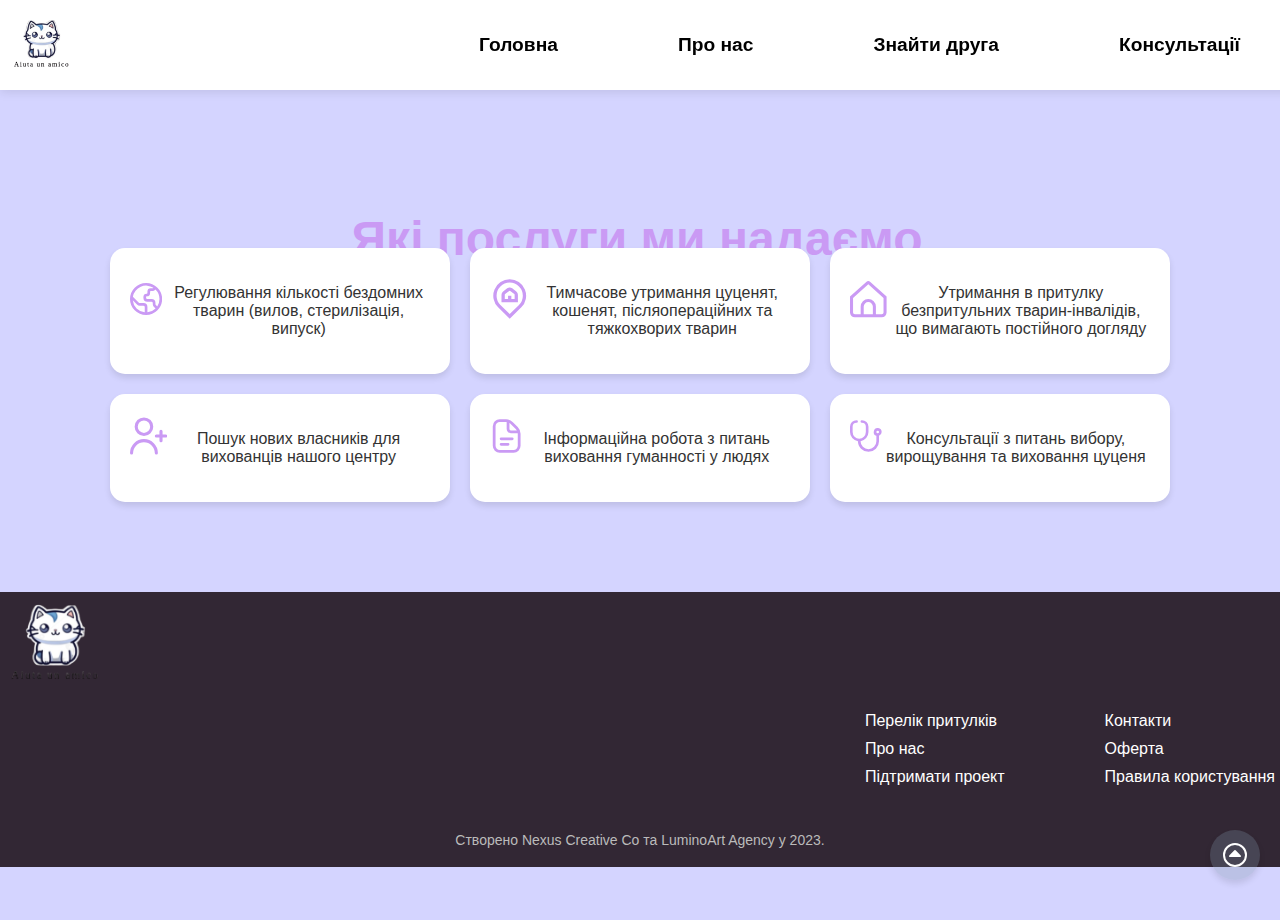
<file: about uspage.html>
<!DOCTYPE html>
<html lang="en">
<head>
    <meta charset="UTF-8">
    <meta name="viewport" content="width=device-width, initial-scale=1.0">
    <title>Shelter</title>
    <link rel="stylesheet" href="about us.css">
</head>
<body>
    <main>
        <section>
            <h2>Про нас</h2>
            <div class="background">     
                <!-- Центрований текст на фоні -->
                <h2 class="center-text">Які послуги ми надаємо</h2>
            </div>

            <!-- Додаємо контейнер для карток послуг -->
            <div class="services-container">
                <div class="service-card">
                    <div class="icon-text">
                        <svg width="24" height="24" xmlns="http://www.w3.org/2000/svg" fill="currentColor" class="bi bi-activity" viewBox="0 0 24 24">
                            <path d="M12,0A12,12,0,1,0,24,12,12.013,12.013,0,0,0,12,0ZM22,12a9.938,9.938,0,0,1-1.662,5.508l-1.192-1.193A.5.5,0,0,1,19,15.962V15a3,3,0,0,0-3-3H13a1,1,0,0,1-1-1v-.5a.5.5,0,0,1,.5-.5A2.5,2.5,0,0,0,15,7.5v-1a.5.5,0,0,1,.5-.5h1.379a2.516,2.516,0,0,0,1.767-.732l.377-.377A9.969,9.969,0,0,1,22,12Zm-19.951.963,3.158,3.158A2.978,2.978,0,0,0,7.329,17H10a1,1,0,0,1,1,1v3.949A10.016,10.016,0,0,1,2.049,12.963ZM13,21.949V18a3,3,0,0,0-3-3H7.329a1,1,0,0,1-.708-.293L2.163,10.249A9.978,9.978,0,0,1,17.456,3.63l-.224.224A.507.507,0,0,1,16.879,4H15.5A2.5,2.5,0,0,0,13,6.5v1a.5.5,0,0,1-.5.5A2.5,2.5,0,0,0,10,10.5V11a3,3,0,0,0,3,3h3a1,1,0,0,1,1,1v.962a2.516,2.516,0,0,0,.732,1.767l1.337,1.337A9.971,9.971,0,0,1,13,21.949Z"/>
                        </svg>
                        <p>Регулювання кількості бездомних тварин (вилов, стерилізація, випуск)</p>
                    </div>
                </div>


                <div class="service-card">
                    <div class="ickon-text">
                        <svg width="24" height="24" xmlns="http://www.w3.org/2000/svg" fill="currentColor" class="bi bi-heart" viewBox="0 0 24 24">
                            <path d="M12,.007A10,10,0,0,0,4.937,17.085L12,23.993l7.071-6.916A10,10,0,0,0,12,.007Zm5.665,15.648L12,21.2,6.343,15.663a8,8,0,1,1,11.322-.008ZM16.018,7.423l-2.5-1.91a2.507,2.507,0,0,0-3.035,0l-2.5,1.91A2.513,2.513,0,0,0,7,9.409V14H17V9.409A2.515,2.515,0,0,0,16.018,7.423ZM15,12H13V10H11v2H9V9.409a.5.5,0,0,1,.2-.4L11.7,7.1a.5.5,0,0,1,.608,0l2.5,1.91a.5.5,0,0,1,.2.4Z"/>
                        </svg>
                        <p>Тимчасове утримання цуценят, кошенят, післяопераційних та тяжкохворих тварин</p>
                    </div>
                </div>
             
                <div class="service-card">
                    <div class="ickon-text">
                        <svg width="24" height="24" xmlns="http://www.w3.org/2000/svg" fill="currentColor" class="bi bi-heart" viewBox="0 0 24 24">
                            <path fill-rule="evenodd" d="M13.338.833a2,2,0,0,0-2.676,0L0,10.429v10.4a3.2,3.2,0,0,0,3.2,3.2H20.8a3.2,3.2,0,0,0,3.2-3.2v-10.4ZM15,22.026H9V17a3,3,0,0,1,6,0Zm7-1.2a1.2,1.2,0,0,1-1.2,1.2H17V17A5,5,0,0,0,7,17v5.026H3.2a1.2,1.2,0,0,1-1.2-1.2V11.319l10-9,10,9Z"/>
                        </svg>
                    <p>Утримання в притулку безпритульних тварин-інвалідів, що вимагають постійного догляду</p>
                </div>
            </div>

            <div class="service-card">
                <div class="Icon-text">
                    <svg width="24" height="24" xmlns="http://www.w3.org/2000/svg" fill="currentColor" class="bi bi-heart" viewBox="0 0 24 24">
                        <path fill-rule="evenodd" d="M23,11H21V9a1,1,0,0,0-2,0v2H17a1,1,0,0,0,0,2h2v2a1,1,0,0,0,2,0V13h2a1,1,0,0,0,0-2Z"/><path d="M9,12A6,6,0,1,0,3,6,6.006,6.006,0,0,0,9,12ZM9,2A4,4,0,1,1,5,6,4,4,0,0,1,9,2Z"/><path d="M9,14a9.01,9.01,0,0,0-9,9,1,1,0,0,0,2,0,7,7,0,0,1,14,0,1,1,0,0,0,2,0A9.01,9.01,0,0,0,9,14Z"/>
                    </svg>
                    <p>Пошук нових власників для вихованців нашого центру</p>
                </div>
            </div>

            <div class="service-card">
                <div class="Icon-text">
                    <svg width="24" height="24" xmlns="http://www.w3.org/2000/svg" fill="currentColor" class="bi bi-heart" viewBox="0 0 24 24">
                        <path fill-rule="evenodd" d="m17 14a1 1 0 0 1 -1 1h-8a1 1 0 0 1 0-2h8a1 1 0 0 1 1 1zm-4 3h-5a1 1 0 0 0 0 2h5a1 1 0 0 0 0-2zm9-6.515v8.515a5.006 5.006 0 0 1 -5 5h-10a5.006 5.006 0 0 1 -5-5v-14a5.006 5.006 0 0 1 5-5h4.515a6.958 6.958 0 0 1 4.95 2.05l3.484 3.486a6.951 6.951 0 0 1 2.051 4.949zm-6.949-7.021a5.01 5.01 0 0 0 -1.051-.78v4.316a1 1 0 0 0 1 1h4.316a4.983 4.983 0 0 0 -.781-1.05zm4.949 7.021c0-.165-.032-.323-.047-.485h-4.953a3 3 0 0 1 -3-3v-4.953c-.162-.015-.321-.047-.485-.047h-4.515a3 3 0 0 0 -3 3v14a3 3 0 0 0 3 3h10a3 3 0 0 0 3-3z"/>
                    </svg>
                    <p>Інформаційна робота з питань виховання гуманності у людях</p>
                </div>
            </div>


            <div class="service-card">
                <div class="Icon-text">
                    <svg width="24" height="24" xmlns="http://www.w3.org/2000/svg" fill="currentColor" class="bi bi-heart" viewBox="0 0 24 24">
                        <path fill-rule="evenodd" d="m24 9a3 3 0 1 0 -4 2.816v4.184a6 6 0 0 1 -12 0v-.08a7.006 7.006 0 0 0 6-6.92v-4a5.006 5.006 0 0 0 -5-5 1 1 0 0 0 0 2 3 3 0 0 1 3 3v4a5 5 0 0 1 -10 0v-4a3 3 0 0 1 3-3 1 1 0 0 0 0-2 5.006 5.006 0 0 0 -5 5v4a7.006 7.006 0 0 0 6 6.92v.08a8 8 0 0 0 16 0v-4.184a3 3 0 0 0 2-2.816zm-3 1a1 1 0 1 1 1-1 1 1 0 0 1 -1 1z"/>
                    </svg>
                    <p>Консультації з питань вибору, вирощування та виховання цуценя</p>
                </div>
            </div>
        </div>
        </section>

        <footer class="footer">
            <div class="footer-logo">
                <img src="images/logo.png" alt="GladPet Logo">
            </div>
        
            <div class="footer-links">
                <ul><li><a href="#">Перелік притулків</a></li>
                    <li><a href="about uspage.html">Про нас</a></li>
                    <li><a href="#">Підтримати проект</a></li>
                </ul>
    
                <ul><li><a href="#">Контакти</a></li>
                    <li><a href="#">Оферта</a></li>
                    <li><a href="#">Правила користування</a></li>
                </ul>
            </div>
        
            <div class="footer-bottom">
                <p>Створено Nexus Creative Co та LuminoArt Agency у 2023.</p>
            </div>
        </footer>


        <header class="banner">
            <div class="logo">
                <img src="images/logo.png" alt="Aiuta un amico Logo">
            </div>
            <nav class="navigation">
                <a href="index.html">Головна</a>
                <div class="dropdown">
                    <a href="about uspage.html" class="dropbtn">Про нас</a>
                    <div class="dropdown-content">
                        <a href="about uspage.html">Послуги</a>
                        <a href="team.html">Наша команда</a>
                        <a href="Sponsor.html">Спонсори</a>
                    </div>
                </div>
                <a href="catalogpage.html">Знайти друга</a>
                <div class="dropdown">
                    <a href="Veterinary medicine.html" class="dropbtn">Консультації</a>
                    <div class="dropdown-content">
                        <a href="Veterinary medicine.html">Ветеренарія</a>
                        <a href="Blog.html">Блог</a>
                        <a href="Connection.html">Контакти</a>
                    </div>
                </div>
            </nav>
        </header>

        <a href="#top" class="arrow-up">
            <svg xmlns="http://www.w3.org/2000/svg" viewBox="0 0 24 24">
                <path d="M12,0A12,12,0,1,1,0,12,12.013,12.013,0,0,1,12,0Zm0,22A10,10,0,1,0,2,12,10.011,10.011,0,0,0,12,22Zm5.731-9.6L12.644,7.25a.9.9,0,0,0-1.288,0L6.269,12.4a.924.924,0,0,0,.644,1.575H17.087A.924.924,0,0,0,17.731,12.4Z"/>
            </svg>
        </a>
        


    </body>
</main>
</file>
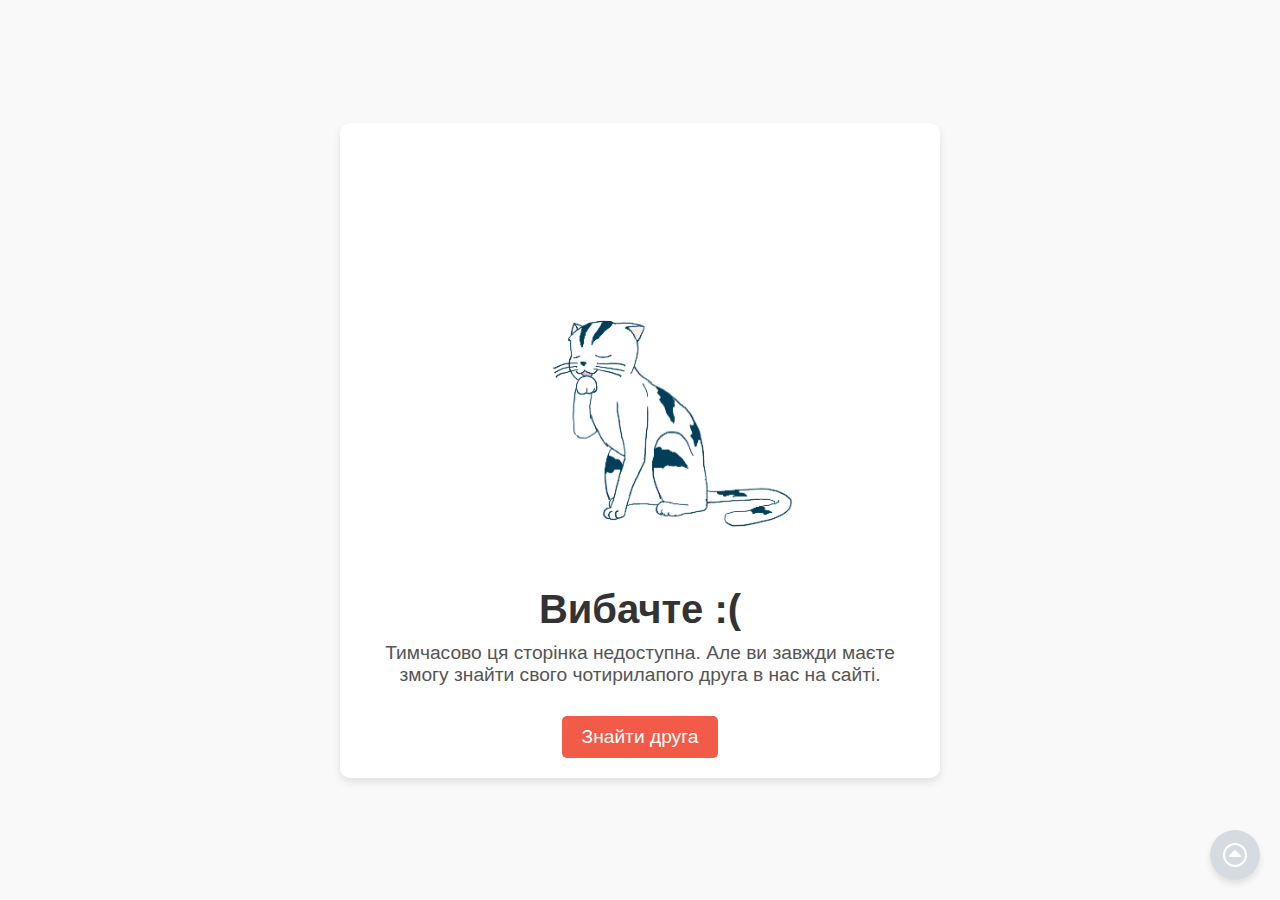
<file: Articles page.html>
<!DOCTYPE html>
<html lang="en">
<head>
    <meta charset="UTF-8">
    <meta name="viewport" content="width=device-width, initial-scale=1.0">
    <title>Shelter</title>
    <link rel="stylesheet" href="Articles page.css">
</head>
<body>
    <main>

        <body>
            <div class="container">
                <img src="images/Малюнок кота.gif" alt="Малюнок кота" class="cat-image">
                <h1>Вибачте :(</h1>
                <p>Тимчасово ця сторінка недоступна. Але ви завжди маєте змогу знайти свого чотирилапого друга в нас на сайті.</p>
                <a href="/catalogpage.html" class="btn">Знайти друга</a>
            </div>

            <a href="#top" class="arrow-up">
                <svg xmlns="http://www.w3.org/2000/svg" viewBox="0 0 24 24">
                    <path d="M12,0A12,12,0,1,1,0,12,12.013,12.013,0,0,1,12,0Zm0,22A10,10,0,1,0,2,12,10.011,10.011,0,0,0,12,22Zm5.731-9.6L12.644,7.25a.9.9,0,0,0-1.288,0L6.269,12.4a.924.924,0,0,0,.644,1.575H17.087A.924.924,0,0,0,17.731,12.4Z"/>
                </svg>
            </a>

    </body>
</main>
</file>
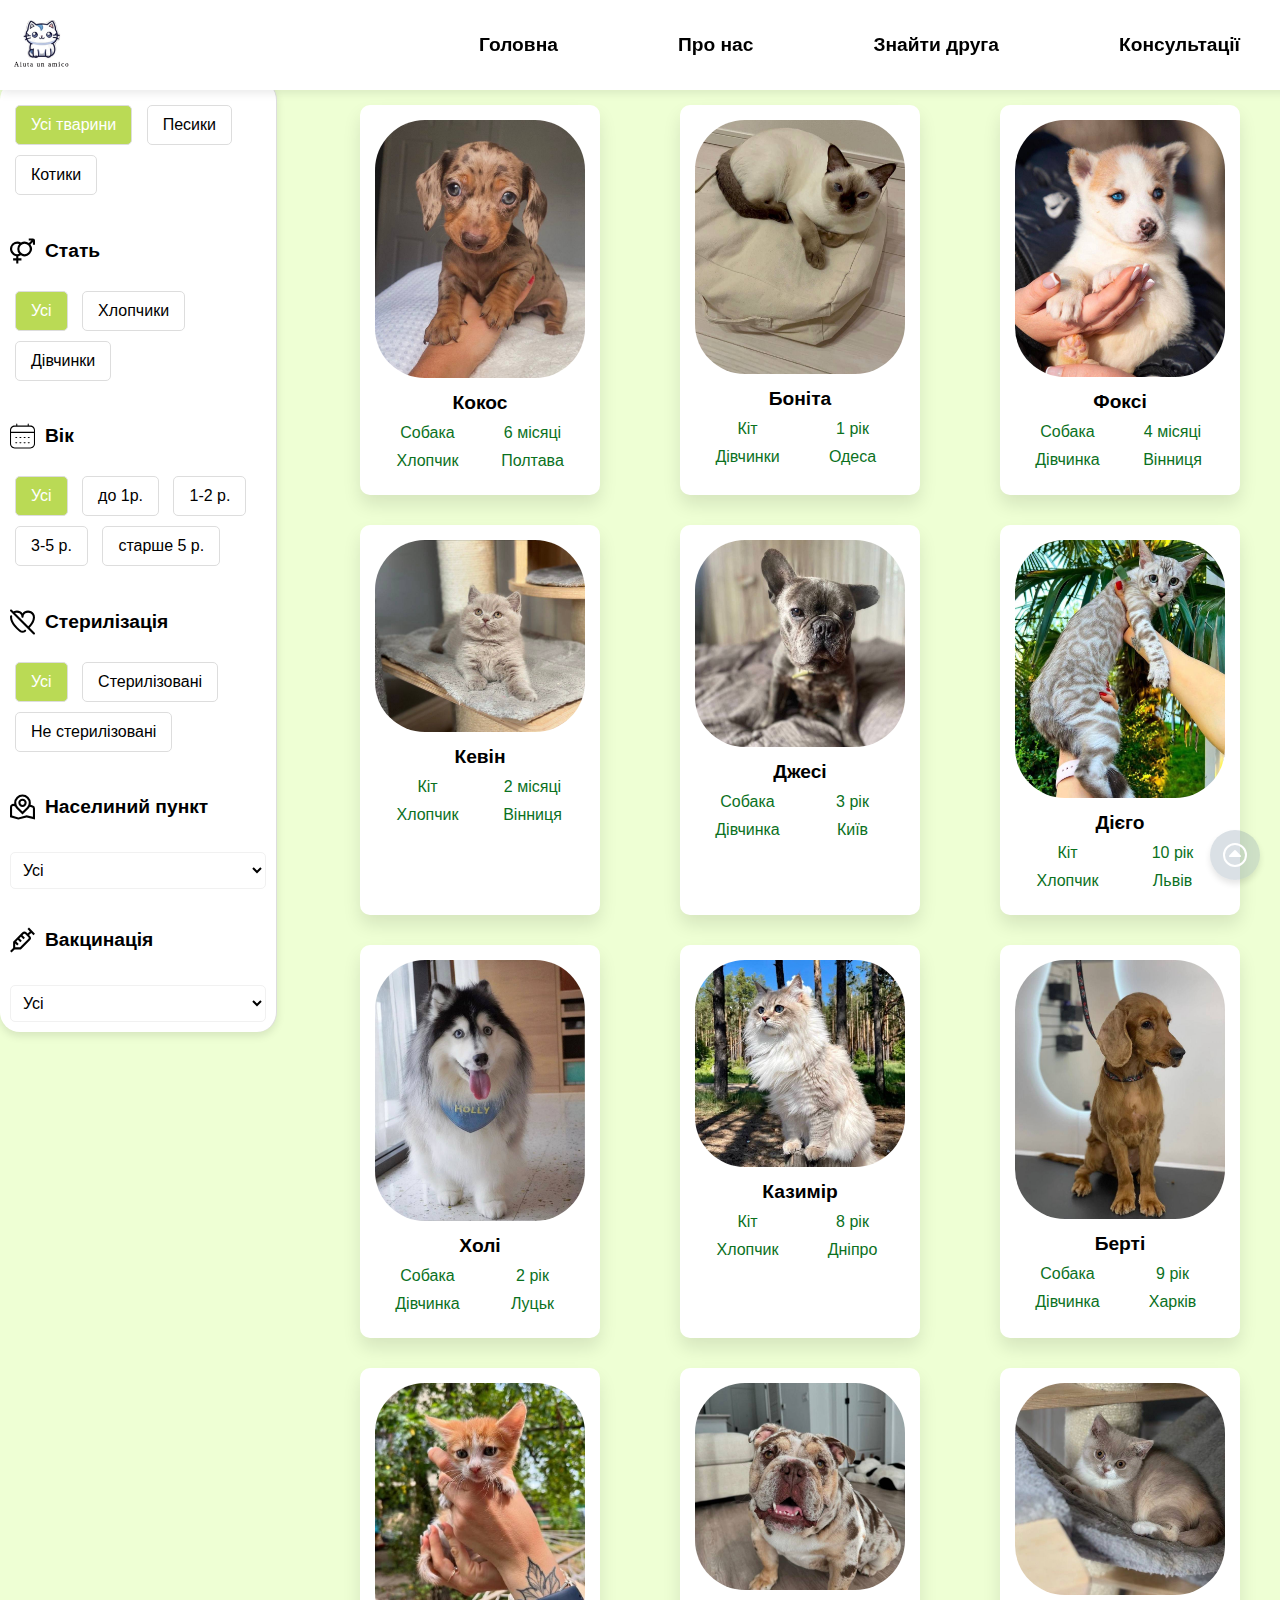
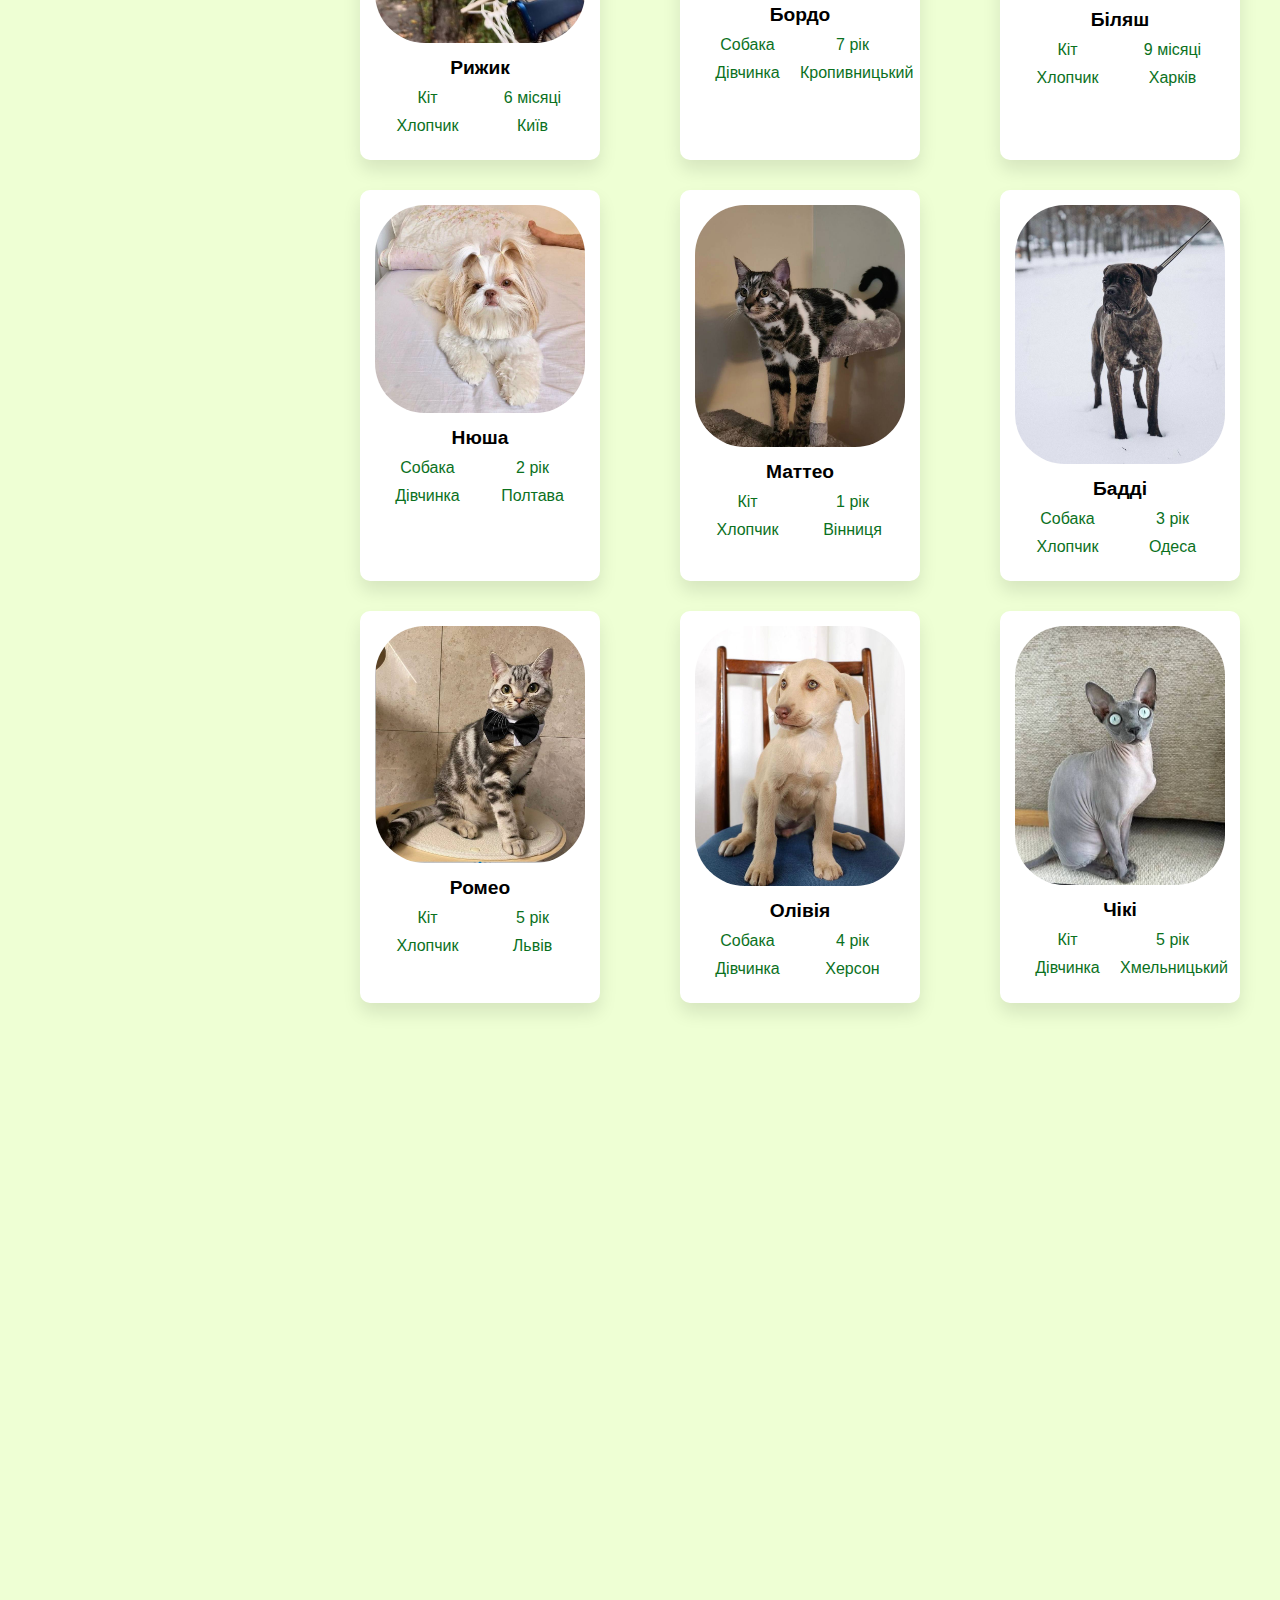
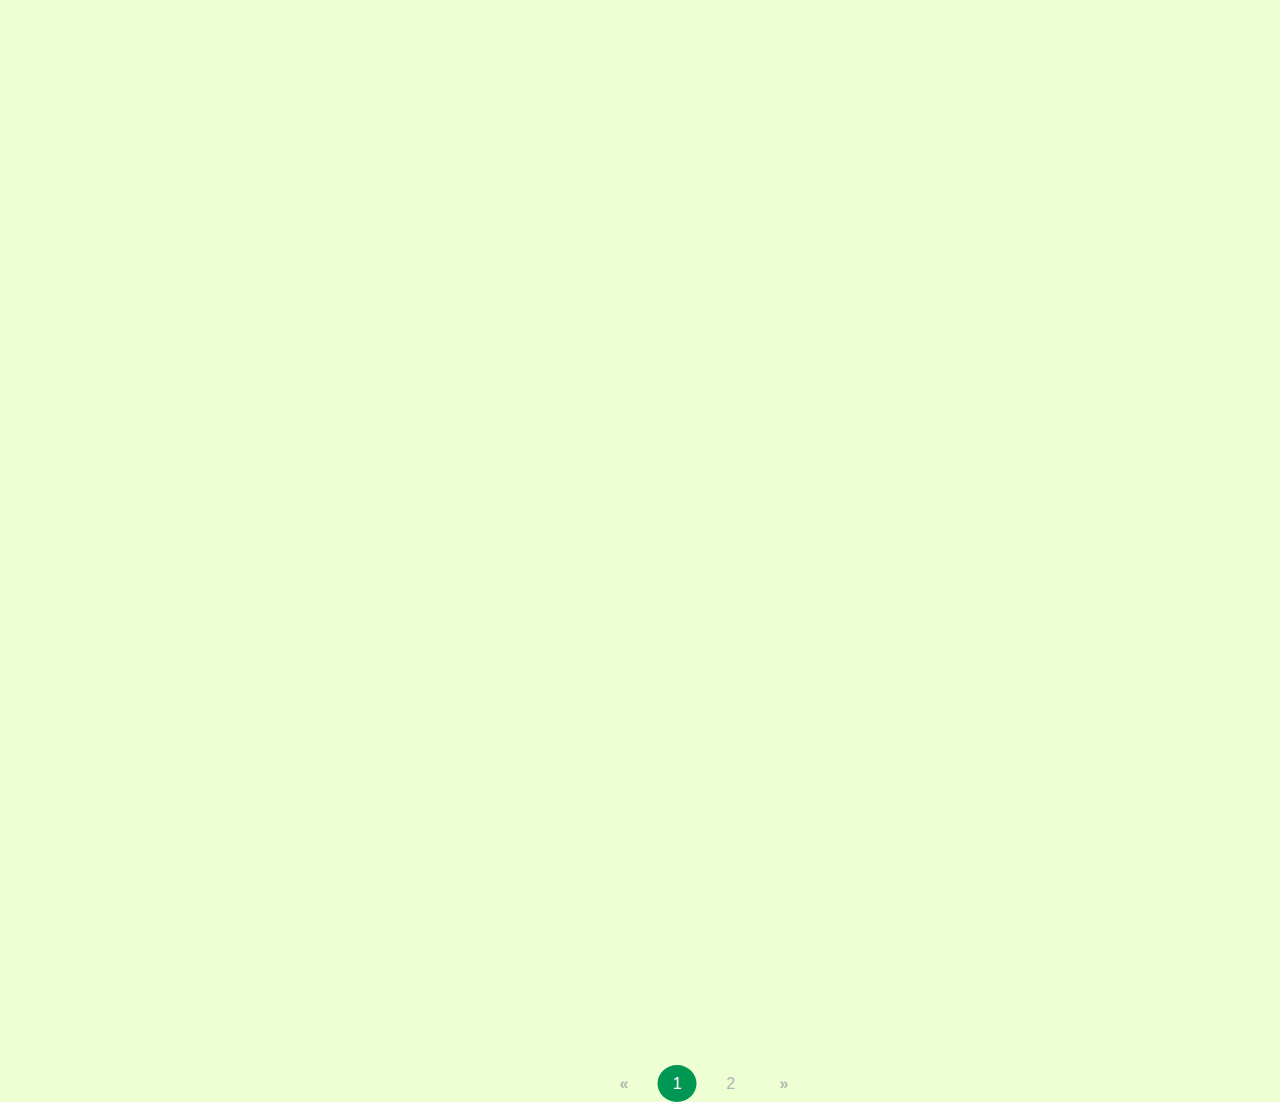
<file: catalogpage.html>
<!DOCTYPE html>
<html lang="en">
<head>
    <meta charset="UTF-8">
    <meta name="viewport" content="width=device-width, initial-scale=1.0">
    <title>Shelter</title>
    <link rel="stylesheet" href="catalog.css">
</head>
<body>
    <main>     

        <header class="banner">
            <div class="logo">
                <img src="images/logo.png" alt="Aiuta un amico Logo">
            </div>
            <nav class="navigation">
                <a href="index.html">Головна</a>
                <div class="dropdown">
                    <a href="about uspage.html" class="dropbtn">Про нас</a>
                    <div class="dropdown-content">
                        <a href="about uspage.html">Послуги</a>
                        <a href="team.html">Наша команда</a>
                        <a href="Sponsor.html">Спонсори</a>
                    </div>
                </div>
                <a href="catalogpage.html">Знайти друга</a>
                <div class="dropdown">
                    <a href="Veterinary medicine.html" class="dropbtn">Консультації</a>
                    <div class="dropdown-content">
                        <a href="Veterinary medicine.html">Ветеренарія</a>
                        <a href="Blog.html">Блог</a>
                        <a href="Connection.html">Контакти</a>
                    </div>
                </div>
            </nav>
        </header>
            

            <div class="filter-container">
                <div class="filter-options">
                    <input type="radio" id="all-animals" name="animals" checked>
                    <label for="all-animals" class="filter-option">Усі тварини</label>
            
                    <input type="radio" id="dogs" name="animals">
                    <label for="dogs" class="filter-option">Песики</label>
            
                    <input type="radio" id="cats" name="animals">
                    <label for="cats" class="filter-option">Котики</label>
                </div>
            
                <!-- Стать -->
                <div class="filter-section">
                    <h4>
                        <svg width="25" height="50" fill="currentColor" class="bi bi-gender-female" viewBox="0 0 24 24">
                            <path d="M22,0H18V2h2.586l-2.4,2.4a6.941,6.941,0,0,0-7.693-.449A6.989,6.989,0,1,0,6,16.92V19H3v2H6v3H8V21h3V19H8V16.927a6.934,6.934,0,0,0,2.491-.88A6.986,6.986,0,0,0,19.6,5.816l2.4-2.4V6h2V2A2,2,0,0,0,22,0ZM2,10A4.971,4.971,0,0,1,8.788,5.344a6.956,6.956,0,0,0,0,9.312A4.971,4.971,0,0,1,2,10Zm12,5a5,5,0,1,1,5-5A5.006,5.006,0,0,1,14,15Z" />
                        </svg>
                        Стать
                    </h4>
                    <div class="filter-options">
                        <input type="radio" id="gender-all" name="gender" checked>
                        <label for="gender-all" class="filter-option">Усі</label>
            
                        <input type="radio" id="male" name="gender">
                        <label for="male" class="filter-option">Хлопчики</label>
            
                        <input type="radio" id="female" name="gender">
                        <label for="female" class="filter-option">Дівчинки</label>
                    </div>
                </div>
            
                <!-- Вік -->
                <div class="filter-section">
                    <h4>
                        <svg width="25" height="50" fill="currentColor" class="bi bi-calendar" viewBox="0 0 24 24">
                            <path d="M10.5,13h-1c-.276,0-.5,.224-.5,.5s.224,.5,.5,.5h1c.276,0,.5-.224,.5-.5s-.224-.5-.5-.5Z" />
                            <path d="M14.5,13h-1c-.276,0-.5,.224-.5,.5s.224,.5,.5,.5h1c.276,0,.5-.224,.5-.5s-.224-.5-.5-.5Z" />
                            <path d="M18.5,13h-1c-.276,0-.5,.224-.5,.5s.224,.5,.5,.5h1c.276,0,.5-.224,.5-.5s-.224-.5-.5-.5Z" />
                            <path d="M10.5,18h-1c-.276,0-.5,.224-.5,.5s.224,.5,.5,.5h1c.276,0,.5-.224,.5-.5s-.224-.5-.5-.5Z" />
                            <path d="M6.5,13h-1c-.276,0-.5,.224-.5,.5s.224,.5,.5,.5h1c.276,0,.5-.224,.5-.5s-.224-.5-.5-.5Z" />
                            <path d="M6.5,18h-1c-.276,0-.5,.224-.5,.5s.224,.5,.5,.5h1c.276,0,.5-.224,.5-.5s-.224-.5-.5-.5Z" />
                            <path d="M14.5,18h-1c-.276,0-.5,.224-.5,.5s.224,.5,.5,.5h1c.276,0,.5-.224,.5-.5s-.224-.5-.5-.5Z" />
                            <path d="M18.5,18h-1c-.276,0-.5,.224-.5,.5s.224,.5,.5,.5h1c.276,0,.5-.224,.5-.5s-.224-.5-.5-.5Z" />
                            <path d="M19.5,2h-1.5V.5c0-.276-.224-.5-.5-.5s-.5,.224-.5,.5v1.5H7V.5c0-.276-.224-.5-.5-.5s-.5,.224-.5,.5v1.5h-1.5C2.019,2,0,4.019,0,6.5v13c0,2.481,2.019,4.5,4.5,4.5h15c2.481,0,4.5-2.019,4.5-4.5V6.5c0-2.481-2.019-4.5-4.5-4.5ZM4.5,3h15c1.93,0,3.5,1.57,3.5,3.5v1.5H1v-1.5c0-1.93,1.57-3.5,3.5-3.5Zm15,20H4.5c-1.93,0-3.5-1.57-3.5-3.5V9H23v10.5c0,1.93-1.57,3.5-3.5,3.5Z" />
                        </svg>
                        Вік
                    </h4>
                    <div class="filter-options">
                        <input type="radio" id="age-all" name="age" checked>
                        <label for="age-all" class="filter-option">Усі</label>
            
                        <input type="radio" id="age-1" name="age">
                        <label for="age-1" class="filter-option">до 1р.</label>
            
                        <input type="radio" id="age-1-2" name="age">
                        <label for="age-1-2" class="filter-option">1-2 р.</label>
            
                        <input type="radio" id="age-2-5" name="age">
                        <label for="age-2-5" class="filter-option">3-5 р.</label>
            
                        <input type="radio" id="age-5" name="age">
                        <label for="age-5" class="filter-option">старше 5 р.</label>
                    </div>
                </div>
            
                <!-- Стерилізація -->
                <div class="filter-section">
                    <h4>
                        <svg width="25" height="50" fill="currentColor" class="bi bi-check-square" viewBox="0 0 24 24">
                            <path d="M23.707,22.293l-4.75-4.75c4.867-5.329,6.269-10.171,3.925-13.691-.6-.901-1.443-1.631-2.438-2.108-2.237-1.077-4.644-.989-6.602,.243-.755,.475-1.372,1.089-1.842,1.787-.471-.698-1.087-1.313-1.842-1.787-1.958-1.232-4.365-1.32-6.601-.243-.089,.042-.168,.098-.254,.144L1.707,.293C1.316-.098,.684-.098,.293,.293S-.098,1.316,.293,1.707L22.293,23.707c.195,.195,.451,.293,.707,.293s.512-.098,.707-.293c.391-.391,.391-1.023,0-1.414ZM9.094,3.681c1.194,.75,1.906,1.984,1.906,3.302,0,.553,.448,1,1,1s1-.447,1-1c0-1.317,.712-2.552,1.906-3.302,1.365-.857,3.067-.905,4.672-.134,.672,.322,1.238,.812,1.64,1.414,2.329,3.496-1.029,8.257-3.673,11.17L4.803,3.389c1.491-.595,3.034-.499,4.291,.292Zm6.175,16.101c.354,.425,.296,1.055-.129,1.408l-.259,.214c-.834,.684-1.858,1.024-2.881,1.024s-2.046-.341-2.881-1.023C6.717,19.438-1.032,12.54,.114,6.319c.1-.544,.618-.91,1.165-.803,.543,.1,.902,.621,.802,1.164-.753,4.092,4.003,9.654,8.305,13.176,.936,.764,2.293,.765,3.229,0l.246-.203c.424-.354,1.055-.296,1.408,.129Z"/>
                        </svg>
                        Стерилізація
                    </h4>
                    <div class="filter-options">
                        <input type="radio" id="sterilized-all" name="sterilization" checked>
                        <label for="sterilized-all" class="filter-option">Усі</label>
            
                        <input type="radio" id="sterilized-yes" name="sterilization">
                        <label for="sterilized-yes" class="filter-option">Стерилізовані</label>
            
                        <input type="radio" id="sterilized-no" name="sterilization">
                        <label for="sterilized-no" class="filter-option">Не стерилізовані</label>
                    </div>
                </div>

                <div class="filter-item">
                    <h4>
                        <svg width="25" height="50" fill="currentColor" class="bi bi-check-square" viewBox="0 0 24 24">
                            <path d="M12,12A4,4,0,1,0,8,8,4,4,0,0,0,12,12Zm0-6a2,2,0,1,1-2,2A2,2,0,0,1,12,6ZM16,22.03l8,1.948V13.483a3,3,0,0,0-2.133-2.871l-2.1-.7A8.037,8.037,0,0,0,20,8.006a8,8,0,0,0-16,0,8.111,8.111,0,0,0,.1,1.212A2.992,2.992,0,0,0,0,12v9.752l7.983,2.281ZM7.757,3.764a6,6,0,0,1,8.493,8.477L12,16.4,7.757,12.249a6,6,0,0,1,0-8.485ZM2,12a.985.985,0,0,1,.446-.832A1.007,1.007,0,0,1,3.43,11.1l1.434.518a8.036,8.036,0,0,0,1.487,2.056L12,19.2l5.657-5.533a8.032,8.032,0,0,0,1.4-1.882l2.217.741a1,1,0,0,1,.725.961v7.949L16,19.97l-7.98,2L2,20.246Z"/>
                        </svg>
                        Населиний пункт
                    </h4>
                    <select id="city-filter" class="filter-select">
                        <option>Усі</option>
                        <option>Київ</option>
                        <option>Кропивницький</option>
                        <option>Вінниця</option>
                        <option>Дніпро</option>
                        <option>Івано-Франківськ</option>
                        <option>Луцьк</option>
                        <option>Львів</option>
                        <option>Миколаїв</option>
                        <option>Харків</option>
                        <option>Херсон</option>
                        <option>Хмельницький</option>
                        <option>Одеса</option>
                        <option>Полтава</option>
                    </select>
                </div>
                
                <div class="filter-item">
                    <h4>
                        <svg width="25" height="50" fill="currentColor" class="bi bi-check-square" viewBox="0 0 24 24">
                            <path d="m22.535 7.324 1.43-1.4-5.75-5.873-1.43 1.4 2.256 2.3-2.179 2.041-.912-.913a3 3 0 0 0 -4.243 0l-8.707 8.707v6l-2.957 2.957 1.414 1.414 2.957-2.957h6l8.707-8.707a3 3 0 0 0 0-4.243l-.844-.843 2.163-2.023zm-4.828 3.555-8.121 8.121h-4.586v-3.711l1.918 1.918 1.414-1.414-2.355-2.355 1.586-1.586 2.355 2.355 1.414-1.414-2.355-2.355 1.586-1.586 2.355 2.355 1.414-1.414-2.355-2.355 1.144-1.145a1 1 0 0 1 1.415 0l3.171 3.171a1 1 0 0 1 0 1.415z"/>
                        </svg>
                        Вакцинація
                    </h4>
                    <select id="city-filter" class="filter-select">
                        <option>Усі</option>
                        <option>Присутня</option>
                        <option>Відсутня</option>
                    </select>   
               </div>
            </div>
          
         

             <!-- Секція для тварин -->
        <section class="animal-cards">
            <div class="card">
                <img src="Dogs/Декстер.jpg"  alt="Декстер">
                <h3>Кокос</h3>
                <div class="description">
                <span>Собака</span>
                <span>6 місяці</span>
                <span>Хлопчик</span>
                <span>Полтава</span>
            </div>
        </div> 
            

        <div class="card">
            <img src="Cats/Джанна.jpg" alt="Borgo">
            <h3>Боніта</h3>
            <div class="description">
            <span>Кіт</span>
            <span>1 рік</span>
            <span>Дівчинки</span>
            <span>Одеса</span>
        </div>
    </div> 
        
            
    <div class="card">
        <img src="Dogs/Дружок.jpg" alt="Borgo">
        <h3>Фоксі</h3>
        <div class="description">
        <span>Собака</span>
        <span>4 місяці</span>
        <span>Дівчинка</span>
        <span>Вінниця</span>
    </div>
</div> 
    
            
         <div class="card">
        <img src="Cats/Димка.jpg" alt="Borgo">
         <h3>Кевін</h3>
         <div class="description">
          <span>Кіт</span>
          <span>2 місяці</span>
          <span>Хлопчик</span>
             <span>Вінниця</span>
          </div>
      </div> 

            
      <div class="card">
        <img src="Dogs/Луна.jpg" alt="Borgo">
        <h3>Джесі</h3>
        <div class="description">
        <span>Собака</span>
        <span>3 рік</span>
        <span>Дівчинка</span>
        <span>Київ</span>
    </div>
</div> 
    
            
         <div class="card">
        <img src="Cats/Дієго.jpg" alt="Borgo">
         <h3>Дієго</h3>
         <div class="description">
          <span>Кіт</span>
          <span>10 рік</span>
          <span>Хлопчик</span>
             <span>Львів</span>
          </div>
      </div> 

      <div class="card">
        <img src="Dogs/Медвежонок.jpg" alt="Borgo">
        <h3>Холі</h3>
        <div class="description">
        <span>Собака</span>
        <span>2 рік</span>
        <span>Дівчинка</span>
        <span>Луцьк</span>
    </div>
</div> 
    

<div class="card">
    <img src="Cats/Казимір.jpg" alt="Borgo">
    <h3>Казимір</h3>
    <div class="description">
    <span>Кіт</span>
    <span>8 рік</span>
    <span>Хлопчик</span>
    <span>Дніпро</span>
</div>
</div> 

    
<div class="card">
<img src="Dogs/Пончик.jpg" alt="Borgo">
<h3>Берті</h3>
<div class="description">
<span>Собака</span>
<span>9 рік</span>
<span>Дівчинка</span>
<span>Харків</span>
</div>
</div> 

    
 <div class="card">
<img src="Cats/іриска.jpg" alt="Borgo">
 <h3>Рижик</h3>
 <div class="description">
  <span>Кіт</span>
  <span>6 місяці</span>
  <span>Хлопчик</span>
     <span>Київ</span>
  </div>
</div> 

    
<div class="card">
<img src="Dogs/Принц.jpg" alt="Borgo">
<h3>Бордо</h3>
<div class="description">
<span>Собака</span>
<span>7 рік</span>
<span>Дівчинка</span>
<span>Кропивницький</span>
</div>
</div> 

    
 <div class="card">
<img src="Cats/Коко.jpg" alt="Borgo">
 <h3>Біляш</h3>
 <div class="description">
  <span>Кіт</span>
  <span>9 місяці</span>
  <span>Хлопчик</span>
     <span>Харків</span>
  </div>
</div> 

<div class="card">
    <img src="Dogs/Пуфік.jpg" alt="Borgo">
    <h3>Нюша</h3>
    <div class="description">
    <span>Собака</span>
    <span>2 рік</span>
    <span>Дівчинка</span>
    <span>Полтава</span>
</div>
</div> 


<div class="card">
<img src="Cats/Маттео.jpg" alt="Borgo">
<h3>Маттео</h3>
<div class="description">
<span>Кіт</span>
<span>1 рік</span>
<span>Хлопчик</span>
<span>Вінниця</span>
</div>
</div> 


<div class="card">
<img src="Dogs/Пушок.jpg" alt="Borgo">
<h3>Бадді</h3>
<div class="description">
<span>Собака</span>
<span>3 рік</span>
<span>Хлопчик</span>
<span>Одеса</span>
</div>
</div> 


<div class="card">
<img src="Cats/Ромео.jpg" alt="Borgo">
<h3>Ромео</h3>
<div class="description">
<span>Кіт</span>
<span>5 рік</span>
<span>Хлопчик</span>
 <span>Львів</span>
</div>
</div> 


<div class="card">
<img src="Dogs/Сніжок.jpg" alt="Borgo">
<h3>Олівія</h3>
<div class="description">
<span>Собака</span>
<span>4 рік</span>
<span>Дівчинка</span>
<span>Херсон</span>
</div>
</div> 


<div class="card">
<img src="Cats/Чікі.jpg" alt="Borgo">
<h3>Чікі</h3>
<div class="description">
<span>Кіт</span>
<span>5 рік</span>
<span>Дівчинка</span>
 <span>Хмельницький</span>
</div>
</div> 
 </section>
           
 <div class="pagination">
    <a href="catalogpage.html" class="prev">«</a>
    <a href="catalogpage.html" class="active">1</a>
    <a href="catalogpage2part.html">2</a>
    <a href="catalogpage2part.html" class="next">»</a>
</div>


<a href="#top" class="arrow-up">
    <svg xmlns="http://www.w3.org/2000/svg" viewBox="0 0 24 24">
        <path d="M12,0A12,12,0,1,1,0,12,12.013,12.013,0,0,1,12,0Zm0,22A10,10,0,1,0,2,12,10.011,10.011,0,0,0,12,22Zm5.731-9.6L12.644,7.25a.9.9,0,0,0-1.288,0L6.269,12.4a.924.924,0,0,0,.644,1.575H17.087A.924.924,0,0,0,17.731,12.4Z"/>
    </svg>
</a>

    </main>
</body>
</html>
</file>
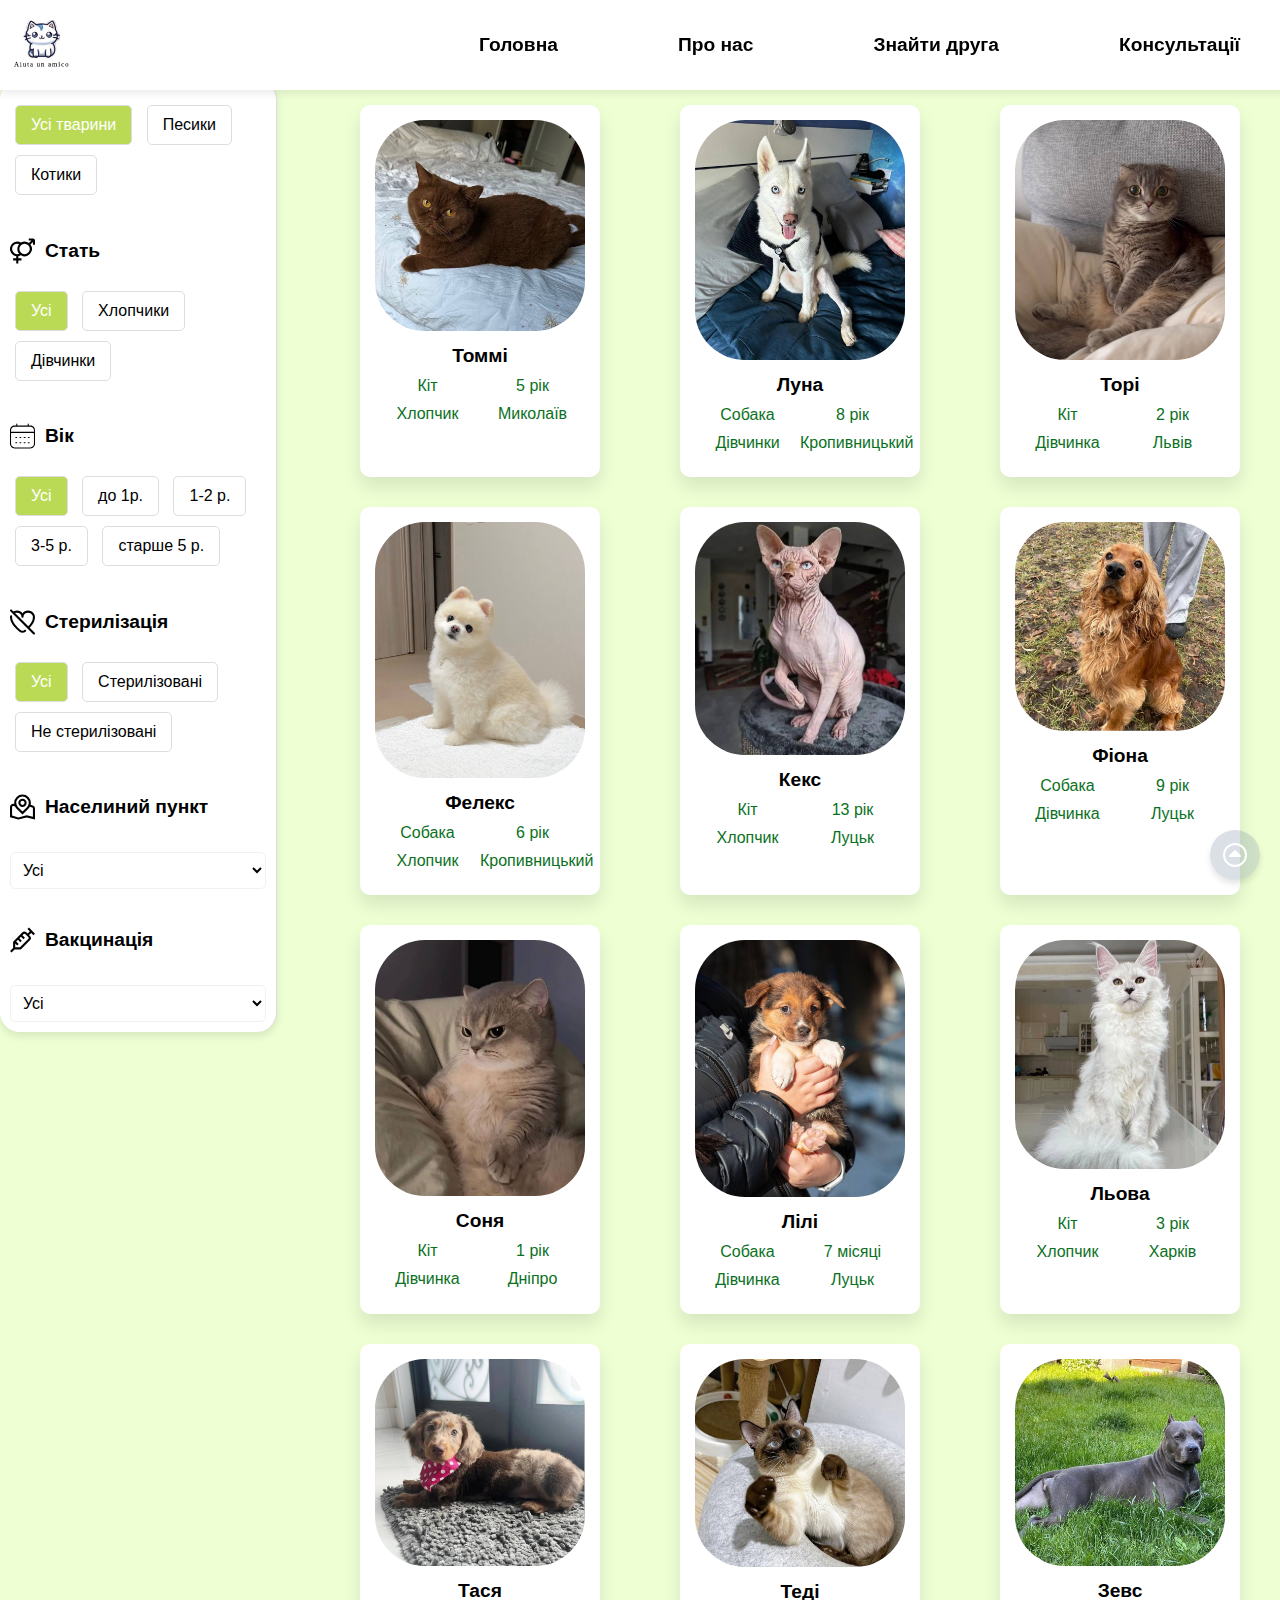
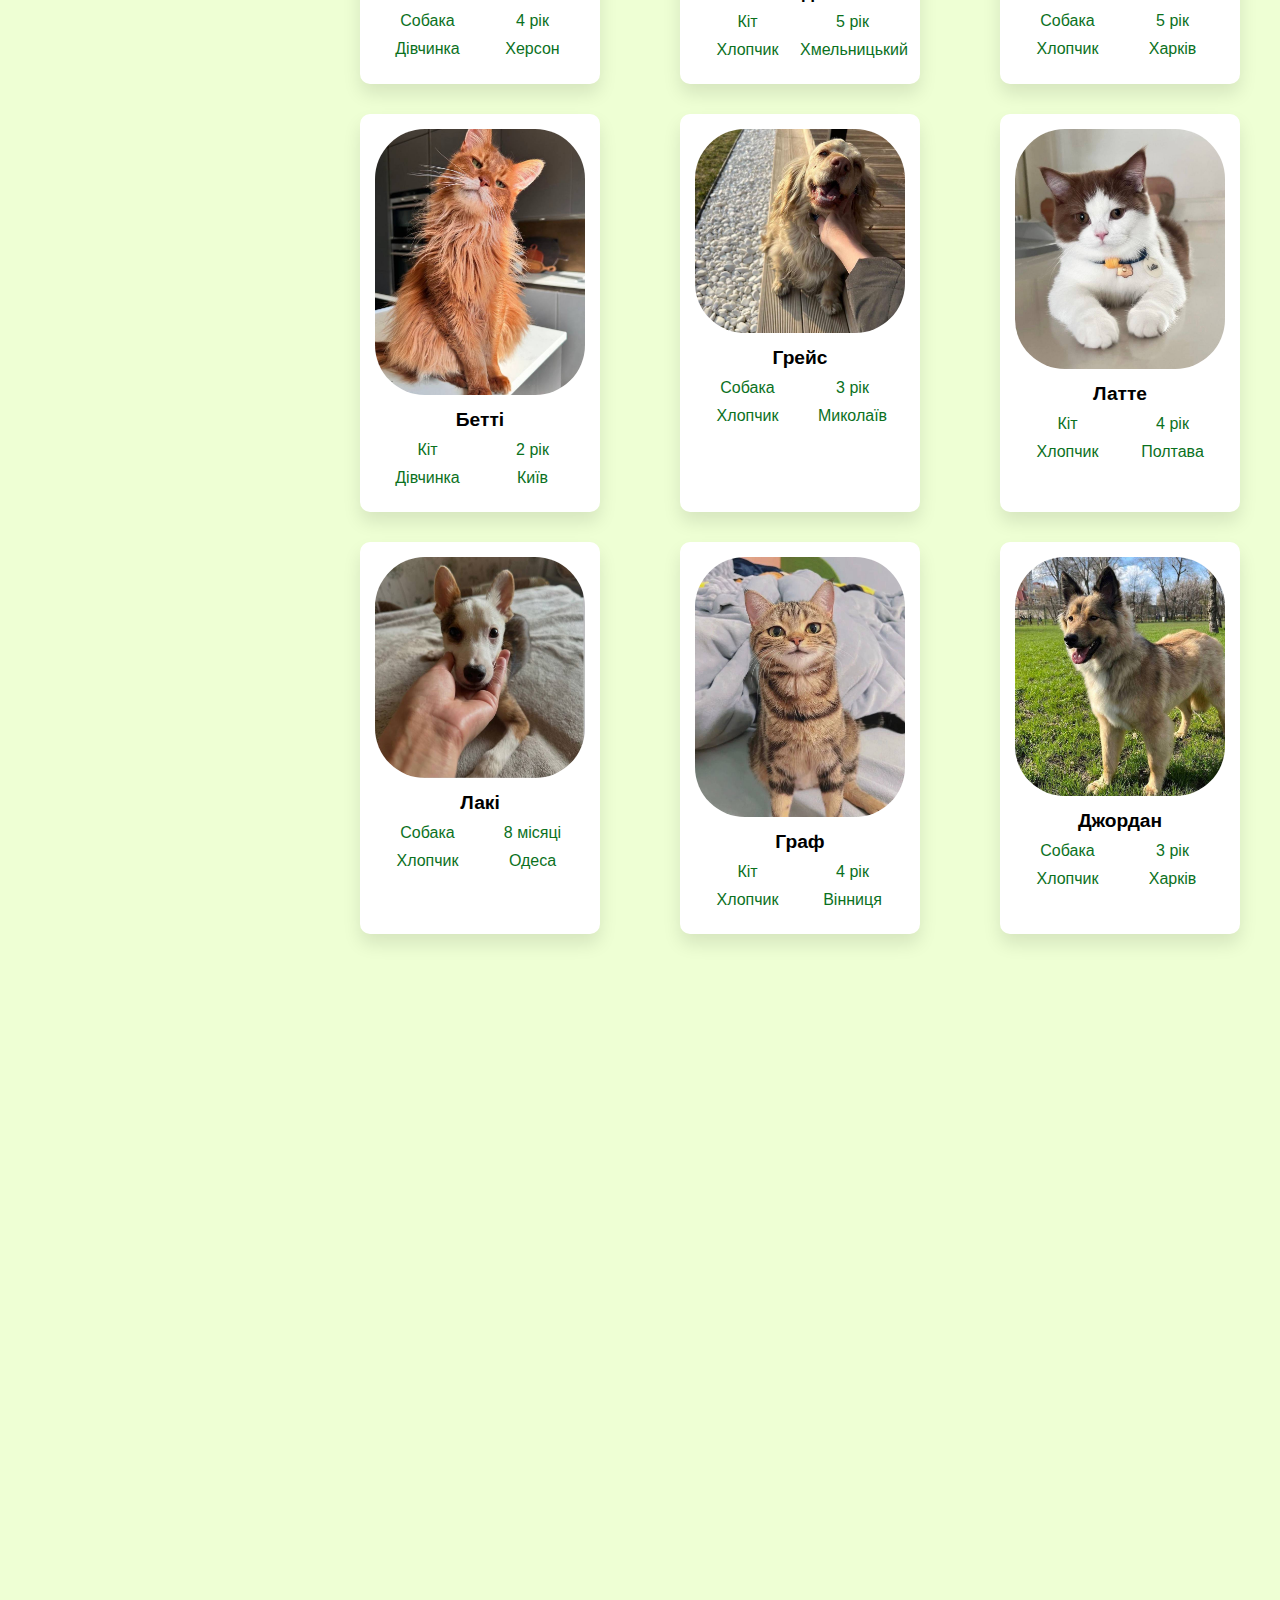
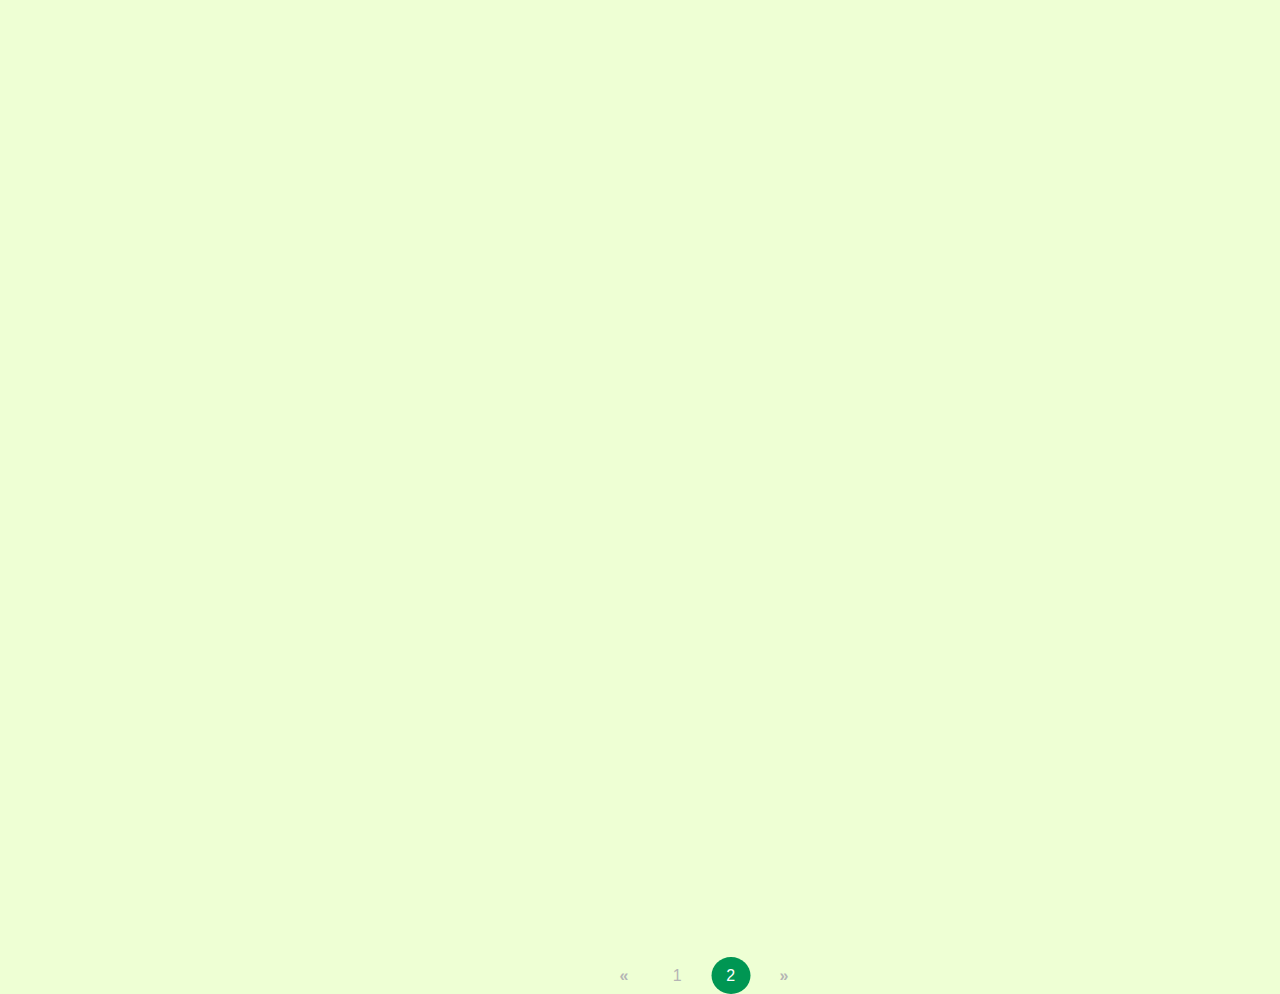
<file: catalogpage2part.html>
<!DOCTYPE html>
<html lang="en">
<head>
    <meta charset="UTF-8">
    <meta name="viewport" content="width=device-width, initial-scale=1.0">
    <title>Shelter</title>
    <link rel="stylesheet" href="catalog2part.css">
</head>
<body>
    <main>     

        <header class="banner">
            <div class="logo">
                <img src="images/logo.png" alt="Aiuta un amico Logo">
            </div>
            <nav class="navigation">
                <a href="index.html">Головна</a>
                <div class="dropdown">
                    <a href="about uspage.html" class="dropbtn">Про нас</a>
                    <div class="dropdown-content">
                        <a href="about uspage.html">Послуги</a>
                        <a href="team.html">Наша команда</a>
                        <a href="Sponsor.html">Спонсори</a>
                    </div>
                </div>
                <a href="catalogpage.html">Знайти друга</a>
                <div class="dropdown">
                    <a href="Veterinary medicine.html" class="dropbtn">Консультації</a>
                    <div class="dropdown-content">
                        <a href="Veterinary medicine.html">Ветеренарія</a>
                        <a href="Blog.html">Блог</a>
                        <a href="Connection.html">Контакти</a>
                    </div>
                </div>
            </nav>
        </header>

            <div class="filter-container">
                <div class="filter-options">
                    <input type="radio" id="all-animals" name="animals" checked>
                    <label for="all-animals" class="filter-option">Усі тварини</label>
            
                    <input type="radio" id="dogs" name="animals">
                    <label for="dogs" class="filter-option">Песики</label>
            
                    <input type="radio" id="cats" name="animals">
                    <label for="cats" class="filter-option">Котики</label>
                </div>
            
                <!-- Стать -->
                <div class="filter-section">
                    <h4>
                        <svg width="25" height="50" fill="currentColor" class="bi bi-gender-female" viewBox="0 0 24 24">
                            <path d="M22,0H18V2h2.586l-2.4,2.4a6.941,6.941,0,0,0-7.693-.449A6.989,6.989,0,1,0,6,16.92V19H3v2H6v3H8V21h3V19H8V16.927a6.934,6.934,0,0,0,2.491-.88A6.986,6.986,0,0,0,19.6,5.816l2.4-2.4V6h2V2A2,2,0,0,0,22,0ZM2,10A4.971,4.971,0,0,1,8.788,5.344a6.956,6.956,0,0,0,0,9.312A4.971,4.971,0,0,1,2,10Zm12,5a5,5,0,1,1,5-5A5.006,5.006,0,0,1,14,15Z" />
                        </svg>
                        Стать
                    </h4>
                    <div class="filter-options">
                        <input type="radio" id="gender-all" name="gender" checked>
                        <label for="gender-all" class="filter-option">Усі</label>
            
                        <input type="radio" id="male" name="gender">
                        <label for="male" class="filter-option">Хлопчики</label>
            
                        <input type="radio" id="female" name="gender">
                        <label for="female" class="filter-option">Дівчинки</label>
                    </div>
                </div>
            
                <!-- Вік -->
                <div class="filter-section">
                    <h4>
                        <svg width="25" height="50" fill="currentColor" class="bi bi-calendar" viewBox="0 0 24 24">
                            <path d="M10.5,13h-1c-.276,0-.5,.224-.5,.5s.224,.5,.5,.5h1c.276,0,.5-.224,.5-.5s-.224-.5-.5-.5Z" />
                            <path d="M14.5,13h-1c-.276,0-.5,.224-.5,.5s.224,.5,.5,.5h1c.276,0,.5-.224,.5-.5s-.224-.5-.5-.5Z" />
                            <path d="M18.5,13h-1c-.276,0-.5,.224-.5,.5s.224,.5,.5,.5h1c.276,0,.5-.224,.5-.5s-.224-.5-.5-.5Z" />
                            <path d="M10.5,18h-1c-.276,0-.5,.224-.5,.5s.224,.5,.5,.5h1c.276,0,.5-.224,.5-.5s-.224-.5-.5-.5Z" />
                            <path d="M6.5,13h-1c-.276,0-.5,.224-.5,.5s.224,.5,.5,.5h1c.276,0,.5-.224,.5-.5s-.224-.5-.5-.5Z" />
                            <path d="M6.5,18h-1c-.276,0-.5,.224-.5,.5s.224,.5,.5,.5h1c.276,0,.5-.224,.5-.5s-.224-.5-.5-.5Z" />
                            <path d="M14.5,18h-1c-.276,0-.5,.224-.5,.5s.224,.5,.5,.5h1c.276,0,.5-.224,.5-.5s-.224-.5-.5-.5Z" />
                            <path d="M18.5,18h-1c-.276,0-.5,.224-.5,.5s.224,.5,.5,.5h1c.276,0,.5-.224,.5-.5s-.224-.5-.5-.5Z" />
                            <path d="M19.5,2h-1.5V.5c0-.276-.224-.5-.5-.5s-.5,.224-.5,.5v1.5H7V.5c0-.276-.224-.5-.5-.5s-.5,.224-.5,.5v1.5h-1.5C2.019,2,0,4.019,0,6.5v13c0,2.481,2.019,4.5,4.5,4.5h15c2.481,0,4.5-2.019,4.5-4.5V6.5c0-2.481-2.019-4.5-4.5-4.5ZM4.5,3h15c1.93,0,3.5,1.57,3.5,3.5v1.5H1v-1.5c0-1.93,1.57-3.5,3.5-3.5Zm15,20H4.5c-1.93,0-3.5-1.57-3.5-3.5V9H23v10.5c0,1.93-1.57,3.5-3.5,3.5Z" />
                        </svg>
                        Вік
                    </h4>
                    <div class="filter-options">
                        <input type="radio" id="age-all" name="age" checked>
                        <label for="age-all" class="filter-option">Усі</label>
            
                        <input type="radio" id="age-1" name="age">
                        <label for="age-1" class="filter-option">до 1р.</label>
            
                        <input type="radio" id="age-1-2" name="age">
                        <label for="age-1-2" class="filter-option">1-2 р.</label>
            
                        <input type="radio" id="age-2-5" name="age">
                        <label for="age-2-5" class="filter-option">3-5 р.</label>
            
                        <input type="radio" id="age-5" name="age">
                        <label for="age-5" class="filter-option">старше 5 р.</label>
                    </div>
                </div>
            
                <!-- Стерилізація -->
                <div class="filter-section">
                    <h4>
                        <svg width="25" height="50" fill="currentColor" class="bi bi-check-square" viewBox="0 0 24 24">
                            <path d="M23.707,22.293l-4.75-4.75c4.867-5.329,6.269-10.171,3.925-13.691-.6-.901-1.443-1.631-2.438-2.108-2.237-1.077-4.644-.989-6.602,.243-.755,.475-1.372,1.089-1.842,1.787-.471-.698-1.087-1.313-1.842-1.787-1.958-1.232-4.365-1.32-6.601-.243-.089,.042-.168,.098-.254,.144L1.707,.293C1.316-.098,.684-.098,.293,.293S-.098,1.316,.293,1.707L22.293,23.707c.195,.195,.451,.293,.707,.293s.512-.098,.707-.293c.391-.391,.391-1.023,0-1.414ZM9.094,3.681c1.194,.75,1.906,1.984,1.906,3.302,0,.553,.448,1,1,1s1-.447,1-1c0-1.317,.712-2.552,1.906-3.302,1.365-.857,3.067-.905,4.672-.134,.672,.322,1.238,.812,1.64,1.414,2.329,3.496-1.029,8.257-3.673,11.17L4.803,3.389c1.491-.595,3.034-.499,4.291,.292Zm6.175,16.101c.354,.425,.296,1.055-.129,1.408l-.259,.214c-.834,.684-1.858,1.024-2.881,1.024s-2.046-.341-2.881-1.023C6.717,19.438-1.032,12.54,.114,6.319c.1-.544,.618-.91,1.165-.803,.543,.1,.902,.621,.802,1.164-.753,4.092,4.003,9.654,8.305,13.176,.936,.764,2.293,.765,3.229,0l.246-.203c.424-.354,1.055-.296,1.408,.129Z"/>
                        </svg>
                        Стерилізація
                    </h4>
                    <div class="filter-options">
                        <input type="radio" id="sterilized-all" name="sterilization" checked>
                        <label for="sterilized-all" class="filter-option">Усі</label>
            
                        <input type="radio" id="sterilized-yes" name="sterilization">
                        <label for="sterilized-yes" class="filter-option">Стерилізовані</label>
            
                        <input type="radio" id="sterilized-no" name="sterilization">
                        <label for="sterilized-no" class="filter-option">Не стерилізовані</label>
                    </div>
                </div>

                <div class="filter-item">
                    <h4>
                        <svg width="25" height="50" fill="currentColor" class="bi bi-check-square" viewBox="0 0 24 24">
                            <path d="M12,12A4,4,0,1,0,8,8,4,4,0,0,0,12,12Zm0-6a2,2,0,1,1-2,2A2,2,0,0,1,12,6ZM16,22.03l8,1.948V13.483a3,3,0,0,0-2.133-2.871l-2.1-.7A8.037,8.037,0,0,0,20,8.006a8,8,0,0,0-16,0,8.111,8.111,0,0,0,.1,1.212A2.992,2.992,0,0,0,0,12v9.752l7.983,2.281ZM7.757,3.764a6,6,0,0,1,8.493,8.477L12,16.4,7.757,12.249a6,6,0,0,1,0-8.485ZM2,12a.985.985,0,0,1,.446-.832A1.007,1.007,0,0,1,3.43,11.1l1.434.518a8.036,8.036,0,0,0,1.487,2.056L12,19.2l5.657-5.533a8.032,8.032,0,0,0,1.4-1.882l2.217.741a1,1,0,0,1,.725.961v7.949L16,19.97l-7.98,2L2,20.246Z"/>
                        </svg>
                        Населиний пункт
                    </h4>
                    <select id="city-filter" class="filter-select">
                        <option>Усі</option>
                        <option>Київ</option>
                        <option>Кропивницький</option>
                        <option>Вінниця</option>
                        <option>Дніпро</option>
                        <option>Івано-Франківськ</option>
                        <option>Луцьк</option>
                        <option>Львів</option>
                        <option>Миколаїв</option>
                        <option>Харків</option>
                        <option>Херсон</option>
                        <option>Хмельницький</option>
                        <option>Одеса</option>
                        <option>Полтава</option>
                    </select>
                </div>
                
                <div class="filter-item">
                    <h4>
                        <svg width="25" height="50" fill="currentColor" class="bi bi-check-square" viewBox="0 0 24 24">
                            <path d="m22.535 7.324 1.43-1.4-5.75-5.873-1.43 1.4 2.256 2.3-2.179 2.041-.912-.913a3 3 0 0 0 -4.243 0l-8.707 8.707v6l-2.957 2.957 1.414 1.414 2.957-2.957h6l8.707-8.707a3 3 0 0 0 0-4.243l-.844-.843 2.163-2.023zm-4.828 3.555-8.121 8.121h-4.586v-3.711l1.918 1.918 1.414-1.414-2.355-2.355 1.586-1.586 2.355 2.355 1.414-1.414-2.355-2.355 1.586-1.586 2.355 2.355 1.414-1.414-2.355-2.355 1.144-1.145a1 1 0 0 1 1.415 0l3.171 3.171a1 1 0 0 1 0 1.415z"/>
                        </svg>
                        Вакцинація
                    </h4>
                    <select id="city-filter" class="filter-select">
                        <option>Усі</option>
                        <option>Присутня</option>
                        <option>Відсутня</option>
                    </select>   
               </div>
            </div>
          
         

             <!-- Секція для тварин -->
        <section class="animal-cards">
            <div class="card">
                <img src="Cats/Томмі.jpg"  alt="Декстер">
                <h3>Томмі</h3>
                <div class="description">
                <span>Кіт</span>
                <span>5 рік</span>
                <span>Хлопчик</span>
                <span>Миколаїв</span>
            </div>
        </div> 
            

        <div class="card">
            <img src="Dogs/Спайк.jpg" alt="Borgo">
            <h3>Луна</h3>
            <div class="description">
            <span>Собака</span>
            <span>8 рік</span>
            <span>Дівчинки</span>
            <span>Кропивницький</span>
        </div>
    </div> 
        
            
    <div class="card">
        <img src="Cats/Торі.jpg" alt="Borgo">
        <h3>Торі</h3>
        <div class="description">
        <span>Кіт</span>
        <span>2 рік</span>
        <span>Дівчинка</span>
        <span>Львів</span>
    </div>
</div> 
    
            
         <div class="card">
        <img src="Dogs/Фелекс.jpg" alt="Borgo">
         <h3>Фелекс</h3>
         <div class="description">
          <span>Собака</span>
          <span>6 рік</span>
          <span>Хлопчик</span>
             <span>Кропивницький</span>
          </div>
      </div> 

            
      <div class="card">
        <img src="Cats/Кекс.jpg" alt="Borgo">
        <h3>Кекс</h3>
        <div class="description">
        <span>Кіт</span>
        <span>13 рік</span>
        <span>Хлопчик</span>
        <span>Луцьк</span>
    </div>
</div> 
            
         <div class="card">
        <img src="Dogs/Фіона.jpg" alt="Borgo">
         <h3>Фіона</h3>
         <div class="description">
          <span>Собака</span>
          <span>9 рік</span>
          <span>Дівчинка</span>
             <span>Луцьк</span>
          </div>
      </div> 

      <div class="card">
        <img src="Cats/Cоня.jpg" alt="Borgo">
         <h3>Cоня</h3>
         <div class="description">
          <span>Кіт</span>
          <span>1 рік</span>
          <span>Дівчинка</span>
             <span>Дніпро</span>
          </div>
      </div> 

            
      <div class="card">
        <img src="Dogs/Лілі.jpg" alt="Borgo">
        <h3>Лілі</h3>
        <div class="description">
        <span>Собака</span>
        <span>7 місяці</span>
        <span>Дівчинка</span>
        <span>Луцьк</span>
    </div>
</div> 
    
            
         <div class="card">
        <img src="Cats/Льова.jpg" alt="Borgo">
         <h3>Льова</h3>
         <div class="description">
          <span>Кіт</span>
          <span>3 рік</span>
          <span>Хлопчик</span>
             <span>Харків</span>
          </div>
      </div>

      <div class="card">
        <img src="Dogs/Тася.jpg" alt="Borgo">
         <h3>Тася</h3>
         <div class="description">
          <span>Собака</span>
          <span>4 рік</span>
          <span>Дівчинка</span>
             <span>Херсон</span>
          </div>
      </div> 

            
      <div class="card">
        <img src="Cats/Теді.jpg" alt="Borgo">
        <h3>Теді</h3>
        <div class="description">
        <span>Кіт</span>
        <span>5 рік</span>
        <span>Хлопчик</span>
        <span>Хмельницький</span>
    </div>
</div> 
    
            
         <div class="card">
        <img src="Dogs/Зевс.jpg" alt="Borgo">
         <h3>Зевс</h3>
         <div class="description">
          <span>Собака</span>
          <span>5 рік</span>
          <span>Хлопчик</span>
             <span>Харків</span>
          </div>
      </div>

      <div class="card">
        <img src="Cats/Бетті.jpg" alt="Borgo">
         <h3>Бетті</h3>
         <div class="description">
          <span>Кіт</span>
          <span>2 рік</span>
          <span>Дівчинка</span>
             <span>Київ</span>
          </div>
      </div> 

            
      <div class="card">
        <img src="Dogs/Грейс.jpg" alt="Borgo">
        <h3>Грейс</h3>
        <div class="description">
        <span>Собака</span>
        <span>3 рік</span>
        <span>Хлопчик</span>
        <span>Миколаїв</span>
    </div>
</div> 
    
            
         <div class="card">
        <img src="Cats/Латте.jpg" alt="Borgo">
         <h3>Латте</h3>
         <div class="description">
          <span>Кіт</span>
          <span>4 рік</span>
          <span>Хлопчик</span>
             <span>Полтава</span>
          </div>
      </div>

      <div class="card">
        <img src="Dogs/Лакі.jpg" alt="Borgo">
         <h3>Лакі</h3>
         <div class="description">
          <span>Собака</span>
          <span>8 місяці</span>
          <span>Хлопчик</span>
             <span>Одеса</span>
          </div>
      </div> 

            
      <div class="card">
        <img src="Cats/Граф.jpg" alt="Borgo">
        <h3>Граф</h3>
        <div class="description">
        <span>Кіт</span>
        <span>4 рік</span>
        <span>Хлопчик</span>
        <span>Вінниця</span>
    </div>
</div> 
    
            
         <div class="card">
        <img src="Dogs/Джордан.jpg" alt="Borgo">
         <h3>Джордан</h3>
         <div class="description">
          <span>Собака</span>
          <span>3 рік</span>
          <span>Хлопчик</span>
             <span>Харків</span>
          </div>
      </div>


 </section>
           
 <div class="pagination">
    <a href="catalogpage.html" class="prev">«</a>
    <a href="catalogpage.html">1</a>
    <a href="catalogpage2part.html" class="active">2</a>
    <a href="catalogpage2part.html" class="next">»</a>
</div>


<a href="#top" class="arrow-up">
    <svg xmlns="http://www.w3.org/2000/svg" viewBox="0 0 24 24">
        <path d="M12,0A12,12,0,1,1,0,12,12.013,12.013,0,0,1,12,0Zm0,22A10,10,0,1,0,2,12,10.011,10.011,0,0,0,12,22Zm5.731-9.6L12.644,7.25a.9.9,0,0,0-1.288,0L6.269,12.4a.924.924,0,0,0,.644,1.575H17.087A.924.924,0,0,0,17.731,12.4Z"/>
    </svg>
</a>

    </main>
</body>
</html>
</file>
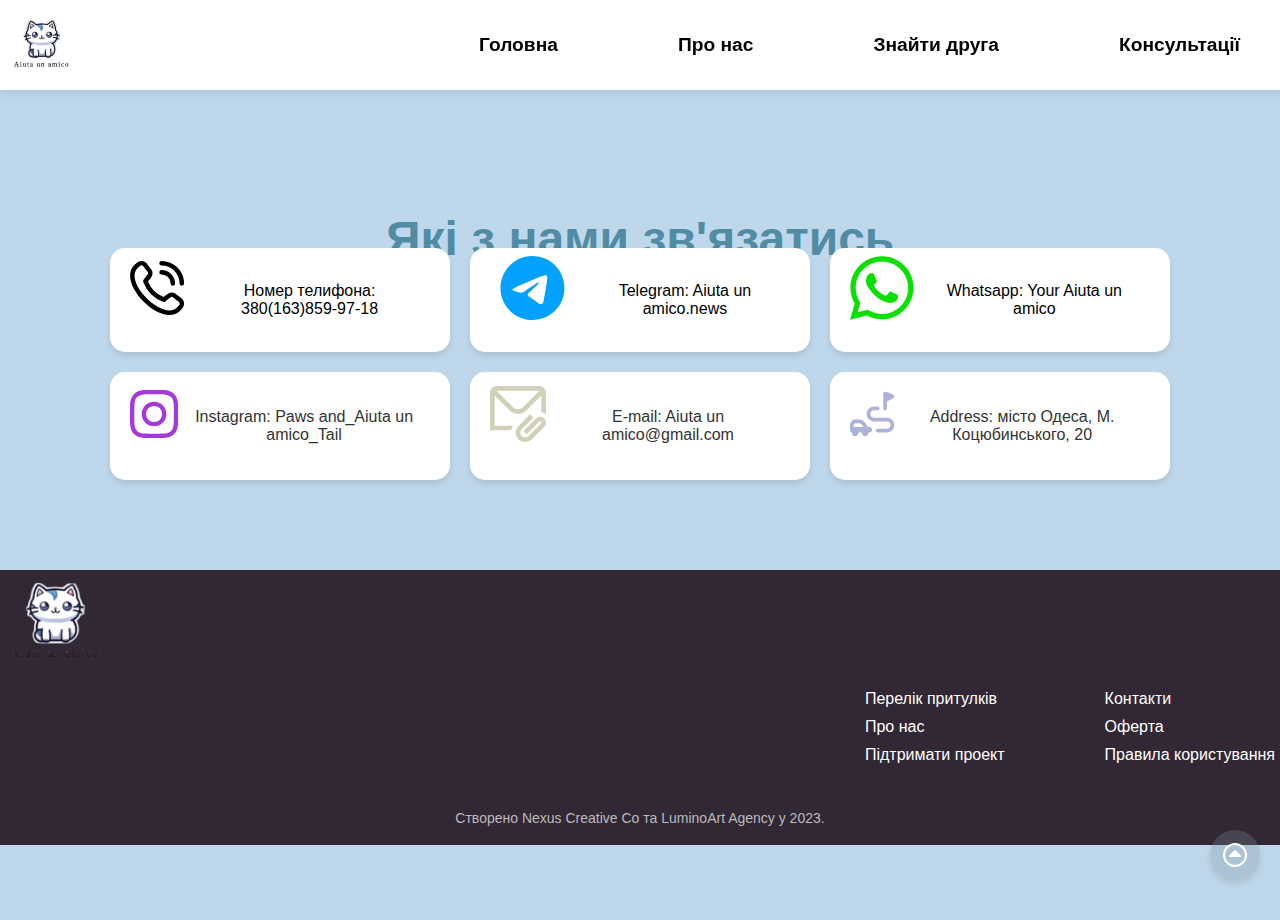
<file: Connection.html>
<!DOCTYPE html>
<html lang="en">
<head>
    <meta charset="UTF-8">
    <meta name="viewport" content="width=device-width, initial-scale=1.0">
    <title>Shelter</title>
    <link rel="stylesheet" href="Сonnection.css">
</head>
<body>
    <main>
        <section>
            <h2>Про нас</h2>
            <div class="background">     
                <!-- Центрований текст на фоні -->
                <h2 class="center-text">Які з нами зв'язатись</h2>
            </div>

            <!-- Додаємо контейнер для карток послуг -->
            <div class="services-container">
                <div class="service-card">
                    <div class="icon-text">
                        <svg width="24" height="24" xmlns="http://www.w3.org/2000/svg" fill="currentColor" class="bi bi-activity" viewBox="0 0 24 24">
                            <path d="M13,1a1,1,0,0,1,1-1A10.011,10.011,0,0,1,24,10a1,1,0,0,1-2,0,8.009,8.009,0,0,0-8-8A1,1,0,0,1,13,1Zm1,5a4,4,0,0,1,4,4,1,1,0,0,0,2,0,6.006,6.006,0,0,0-6-6,1,1,0,0,0,0,2Zm9.093,10.739a3.1,3.1,0,0,1,0,4.378l-.91,1.049c-8.19,7.841-28.12-12.084-20.4-20.3l1.15-1A3.081,3.081,0,0,1,7.26.906c.031.031,1.884,2.438,1.884,2.438a3.1,3.1,0,0,1-.007,4.282L7.979,9.082a12.781,12.781,0,0,0,6.931,6.945l1.465-1.165a3.1,3.1,0,0,1,4.281-.006S23.062,16.708,23.093,16.739Zm-1.376,1.454s-2.393-1.841-2.424-1.872a1.1,1.1,0,0,0-1.549,0c-.027.028-2.044,1.635-2.044,1.635a1,1,0,0,1-.979.152A15.009,15.009,0,0,1,5.9,9.3a1,1,0,0,1,.145-1S7.652,6.282,7.679,6.256a1.1,1.1,0,0,0,0-1.549c-.031-.03-1.872-2.425-1.872-2.425a1.1,1.1,0,0,0-1.51.039l-1.15,1C-2.495,10.105,14.776,26.418,20.721,20.8l.911-1.05A1.121,1.121,0,0,0,21.717,18.193Z"/>
                        </svg>
                        <p></p>Номер телифона:   
                          380(163)859-97-18 </p>
                    </div>
                </div>


                <div class="service-card">
                    <div class="ickon-text">
                        <svg width="24" height="24" xmlns="http://www.w3.org/2000/svg" fill="currentColor" class="bi bi-heart" viewBox="0 0 24 24">
                            <path d="M12,0C5.373,0,0,5.373,0,12s5.373,12,12,12s12-5.373,12-12S18.627,0,12,0z    M17.562,8.161c-0.18,1.897-0.962,6.502-1.359,8.627c-0.168,0.9-0.5,1.201-0.82,1.23c-0.697,0.064-1.226-0.461-1.901-0.903   c-1.056-0.692-1.653-1.123-2.678-1.799c-1.185-0.781-0.417-1.21,0.258-1.911c0.177-0.184,3.247-2.977,3.307-3.23   c0.007-0.032,0.015-0.15-0.056-0.212s-0.174-0.041-0.248-0.024c-0.106,0.024-1.793,1.139-5.062,3.345   c-0.479,0.329-0.913,0.489-1.302,0.481c-0.428-0.009-1.252-0.242-1.865-0.442c-0.751-0.244-1.349-0.374-1.297-0.788   c0.027-0.216,0.324-0.437,0.892-0.663c3.498-1.524,5.831-2.529,6.998-3.015c3.333-1.386,4.025-1.627,4.477-1.635   C17.472,7.214,17.608,7.681,17.562,8.161z"/>
                        </svg>
                        <p></p>Telegram:
                        Aiuta un amico.news</p>
                    </div>
                </div>
             
                <div class="service-card">
                    <div class="ikon-text">
                        <svg width="24" height="24" xmlns="http://www.w3.org/2000/svg" fill="currentColor" class="bi bi-heart" viewBox="0 0 24 24">
                            <path fill-rule="evenodd" d="M20.463,3.488C18.217,1.24,15.231,0.001,12.05,0    C5.495,0,0.16,5.334,0.157,11.892c-0.001,2.096,0.547,4.142,1.588,5.946L0.057,24l6.304-1.654    c1.737,0.948,3.693,1.447,5.683,1.448h0.005c6.554,0,11.89-5.335,11.893-11.893C23.944,8.724,22.708,5.735,20.463,3.488z     M12.05,21.785h-0.004c-1.774,0-3.513-0.477-5.031-1.378l-0.361-0.214l-3.741,0.981l0.999-3.648l-0.235-0.374    c-0.99-1.574-1.512-3.393-1.511-5.26c0.002-5.45,4.437-9.884,9.889-9.884c2.64,0,5.122,1.03,6.988,2.898    c1.866,1.869,2.893,4.352,2.892,6.993C21.932,17.351,17.498,21.785,12.05,21.785z M17.472,14.382    c-0.297-0.149-1.758-0.868-2.031-0.967c-0.272-0.099-0.47-0.149-0.669,0.148s-0.767,0.967-0.941,1.166    c-0.173,0.198-0.347,0.223-0.644,0.074c-0.297-0.149-1.255-0.462-2.39-1.475c-0.883-0.788-1.48-1.761-1.653-2.059    s-0.018-0.458,0.13-0.606c0.134-0.133,0.297-0.347,0.446-0.521C9.87,9.97,9.919,9.846,10.019,9.647    c0.099-0.198,0.05-0.372-0.025-0.521C9.919,8.978,9.325,7.515,9.078,6.92c-0.241-0.58-0.486-0.501-0.669-0.51    C8.236,6.401,8.038,6.4,7.839,6.4c-0.198,0-0.52,0.074-0.792,0.372c-0.272,0.298-1.04,1.017-1.04,2.479    c0,1.463,1.065,2.876,1.213,3.074c0.148,0.198,2.095,3.2,5.076,4.487c0.709,0.306,1.263,0.489,1.694,0.626    c0.712,0.226,1.36,0.194,1.872,0.118c0.571-0.085,1.758-0.719,2.006-1.413c0.248-0.694,0.248-1.29,0.173-1.413    C17.967,14.605,17.769,14.531,17.472,14.382z"/>
                        </svg>
                    <p></p>Whatsapp:
                        Your Aiuta un amico</p>
                </div>
            </div>

            <div class="service-card">
                <div class="Icon-text">
                    <svg width="24" height="24" xmlns="http://www.w3.org/2000/svg" fill="currentColor" class="bi bi-heart" viewBox="0 0 24 24">
                        <path fill-rule="evenodd" d="M12,2.162c3.204,0,3.584,0.012,4.849,0.07c1.308,0.06,2.655,0.358,3.608,1.311c0.962,0.962,1.251,2.296,1.311,3.608   c0.058,1.265,0.07,1.645,0.07,4.849c0,3.204-0.012,3.584-0.07,4.849c-0.059,1.301-0.364,2.661-1.311,3.608   c-0.962,0.962-2.295,1.251-3.608,1.311c-1.265,0.058-1.645,0.07-4.849,0.07s-3.584-0.012-4.849-0.07   c-1.291-0.059-2.669-0.371-3.608-1.311c-0.957-0.957-1.251-2.304-1.311-3.608c-0.058-1.265-0.07-1.645-0.07-4.849   c0-3.204,0.012-3.584,0.07-4.849c0.059-1.296,0.367-2.664,1.311-3.608c0.96-0.96,2.299-1.251,3.608-1.311   C8.416,2.174,8.796,2.162,12,2.162 M12,0C8.741,0,8.332,0.014,7.052,0.072C5.197,0.157,3.355,0.673,2.014,2.014   C0.668,3.36,0.157,5.198,0.072,7.052C0.014,8.332,0,8.741,0,12c0,3.259,0.014,3.668,0.072,4.948c0.085,1.853,0.603,3.7,1.942,5.038   c1.345,1.345,3.186,1.857,5.038,1.942C8.332,23.986,8.741,24,12,24c3.259,0,3.668-0.014,4.948-0.072   c1.854-0.085,3.698-0.602,5.038-1.942c1.347-1.347,1.857-3.184,1.942-5.038C23.986,15.668,24,15.259,24,12   c0-3.259-0.014-3.668-0.072-4.948c-0.085-1.855-0.602-3.698-1.942-5.038c-1.343-1.343-3.189-1.858-5.038-1.942   C15.668,0.014,15.259,0,12,0z"/>
                        <path d="M12,5.838c-3.403,0-6.162,2.759-6.162,6.162c0,3.403,2.759,6.162,6.162,6.162s6.162-2.759,6.162-6.162   C18.162,8.597,15.403,5.838,12,5.838z M12,16c-2.209,0-4-1.791-4-4s1.791-4,4-4s4,1.791,4,4S14.209,16,12,16z"/>
                    </svg>
                    <p>Instagram:
                      Paws and_Aiuta un amico_Tail</p>
                   
                </div>
            </div>

            <div class="service-card">
                <div class="iCon-text">
                    <svg width="24" height="24" xmlns="http://www.w3.org/2000/svg" fill="currentColor" class="bi bi-heart" viewBox="0 0 24 24">
                        <path fill-rule="evenodd" d="m23.263,13.885c.981.982.981,2.581,0,3.562l-5.37,5.37c-.787.787-1.821,1.18-2.855,1.18s-2.067-.393-2.854-1.18c-.763-.762-1.183-1.776-1.183-2.855s.42-2.092,1.183-2.855l5.012-5.012,1.414,1.414-5.012,5.012c-.385.385-.597.897-.597,1.441s.212,1.056.597,1.441c.796.794,2.088.793,2.882,0l5.37-5.37c.202-.202.202-.532,0-.734-.195-.195-.537-.196-.734,0l-5.37,5.37-1.414-1.414,5.37-5.37c.951-.95,2.609-.952,3.562,0Zm.737-10.885v8.93c-.606-.401-1.293-.639-2-.718v-7.142l-6.464,6.465c-.945.944-2.201,1.464-3.536,1.464s-2.591-.52-3.536-1.464L2,4.071v12.929h7.78c-.35.618-.584,1.293-.697,2H0V3C0,1.346,1.346,0,3,0h18c1.654,0,3,1.346,3,3Zm-2.798-.959c-.067-.014-.13-.041-.202-.041H3c-.071,0-.134.026-.202.041l7.08,7.081c.567.566,1.344.849,2.122.85.777,0,1.555-.283,2.122-.85l7.08-7.081Z"/>
                    </svg>
                    <p>Е-mail: 
                        Aiuta un amico@gmail.com
                    </p>
                </div>
            </div>
       


            <div class="service-card">
                <div class="ico-text">
                    <svg width="24" height="24" xmlns="http://www.w3.org/2000/svg" fill="currentColor" class="bi bi-heart" viewBox="0 0 24 24">
                        <path fill-rule="evenodd" d="m24,18c0,2.206-1.794,4-4,4h-5c-.553,0-1-.448-1-1s.447-1,1-1h5c1.103,0,2-.897,2-2s-.897-2-2-2h-7c-2.206,0-4-1.794-4-4s1.794-4,4-4h2c.553,0,1,.448,1,1s-.447,1-1,1h-2c-1.103,0-2,.897-2,2s.897,2,2,2h7c2.206,0,4,1.794,4,4Zm-12,2.5c0,.828-.672,1.5-1.5,1.5h-.525c.012.082.025.164.025.25,0,.966-.784,1.75-1.75,1.75s-1.75-.784-1.75-1.75c0-.086.013-.168.025-.25h-2.05c.012.082.025.164.025.25,0,.966-.784,1.75-1.75,1.75s-1.75-.784-1.75-1.75c0-.114.013-.224.033-.331-.599-.197-1.033-.754-1.033-1.419v-2.5c0-1.654,1.346-3,3-3h1.895c1.34,0,2.584.666,3.328,1.781l1.479,2.219h.798c.828,0,1.5.672,1.5,1.5Zm-10-1.5h5.298l-.74-1.109c-.372-.558-.994-.891-1.664-.891h-1.895c-.551,0-1,.449-1,1v1Zm17-9c.553,0,1-.448,1-1v-3.75l3.565-1.885c.581-.399.581-1.329,0-1.729l-2.813-1.259c-.556-.249-1.151-.377-1.751-.377-.553,0-1,.448-1,1v8c0,.552.447,1,1,1Z"/>
                    </svg>
                    <p>Address:
                     місто Одеса,  М. Коцюбинського, 20</p>  
                </div>
            </div>
        </div>
        </section>

        <footer class="footer">
            <div class="footer-logo">
                <img src="images/logo.png" alt="GladPet Logo">
            </div>
        
            <div class="footer-links">
                <ul><li><a href="#">Перелік притулків</a></li>
                    <li><a href="about uspage.html">Про нас</a></li>
                    <li><a href="#">Підтримати проект</a></li>
                </ul>
    
                <ul><li><a href="#">Контакти</a></li>
                    <li><a href="#">Оферта</a></li>
                    <li><a href="#">Правила користування</a></li>
                </ul>
            </div>
        
            <div class="footer-bottom">
                <p>Створено Nexus Creative Co та LuminoArt Agency у 2023.</p>
            </div>
        </footer>

        <header class="banner">
            <div class="logo">
                <img src="images/logo.png" alt="Aiuta un amico Logo">
            </div>
            <nav class="navigation">
                <a href="index.html">Головна</a>
                <div class="dropdown">
                    <a href="about uspage.html" class="dropbtn">Про нас</a>
                    <div class="dropdown-content">
                        <a href="about uspage.html">Послуги</a>
                        <a href="team.html">Наша команда</a>
                        <a href="Sponsor.html">Спонсори</a>
                    </div>
                </div>
                <a href="catalogpage.html">Знайти друга</a>
                <div class="dropdown">
                    <a href="Veterinary medicine.html" class="dropbtn">Консультації</a>
                    <div class="dropdown-content">
                        <a href="Veterinary medicine.html">Ветеренарія</a>
                        <a href="Blog.html">Блог</a>
                        <a href="Connection.html">Контакти</a>
                    </div>
                </div>
            </nav>
        </header>

        <a href="#top" class="arrow-up">
            <svg xmlns="http://www.w3.org/2000/svg" viewBox="0 0 24 24">
                <path d="M12,0A12,12,0,1,1,0,12,12.013,12.013,0,0,1,12,0Zm0,22A10,10,0,1,0,2,12,10.011,10.011,0,0,0,12,22Zm5.731-9.6L12.644,7.25a.9.9,0,0,0-1.288,0L6.269,12.4a.924.924,0,0,0,.644,1.575H17.087A.924.924,0,0,0,17.731,12.4Z"/>
            </svg>
        </a>

    </body>
</main>
</file>
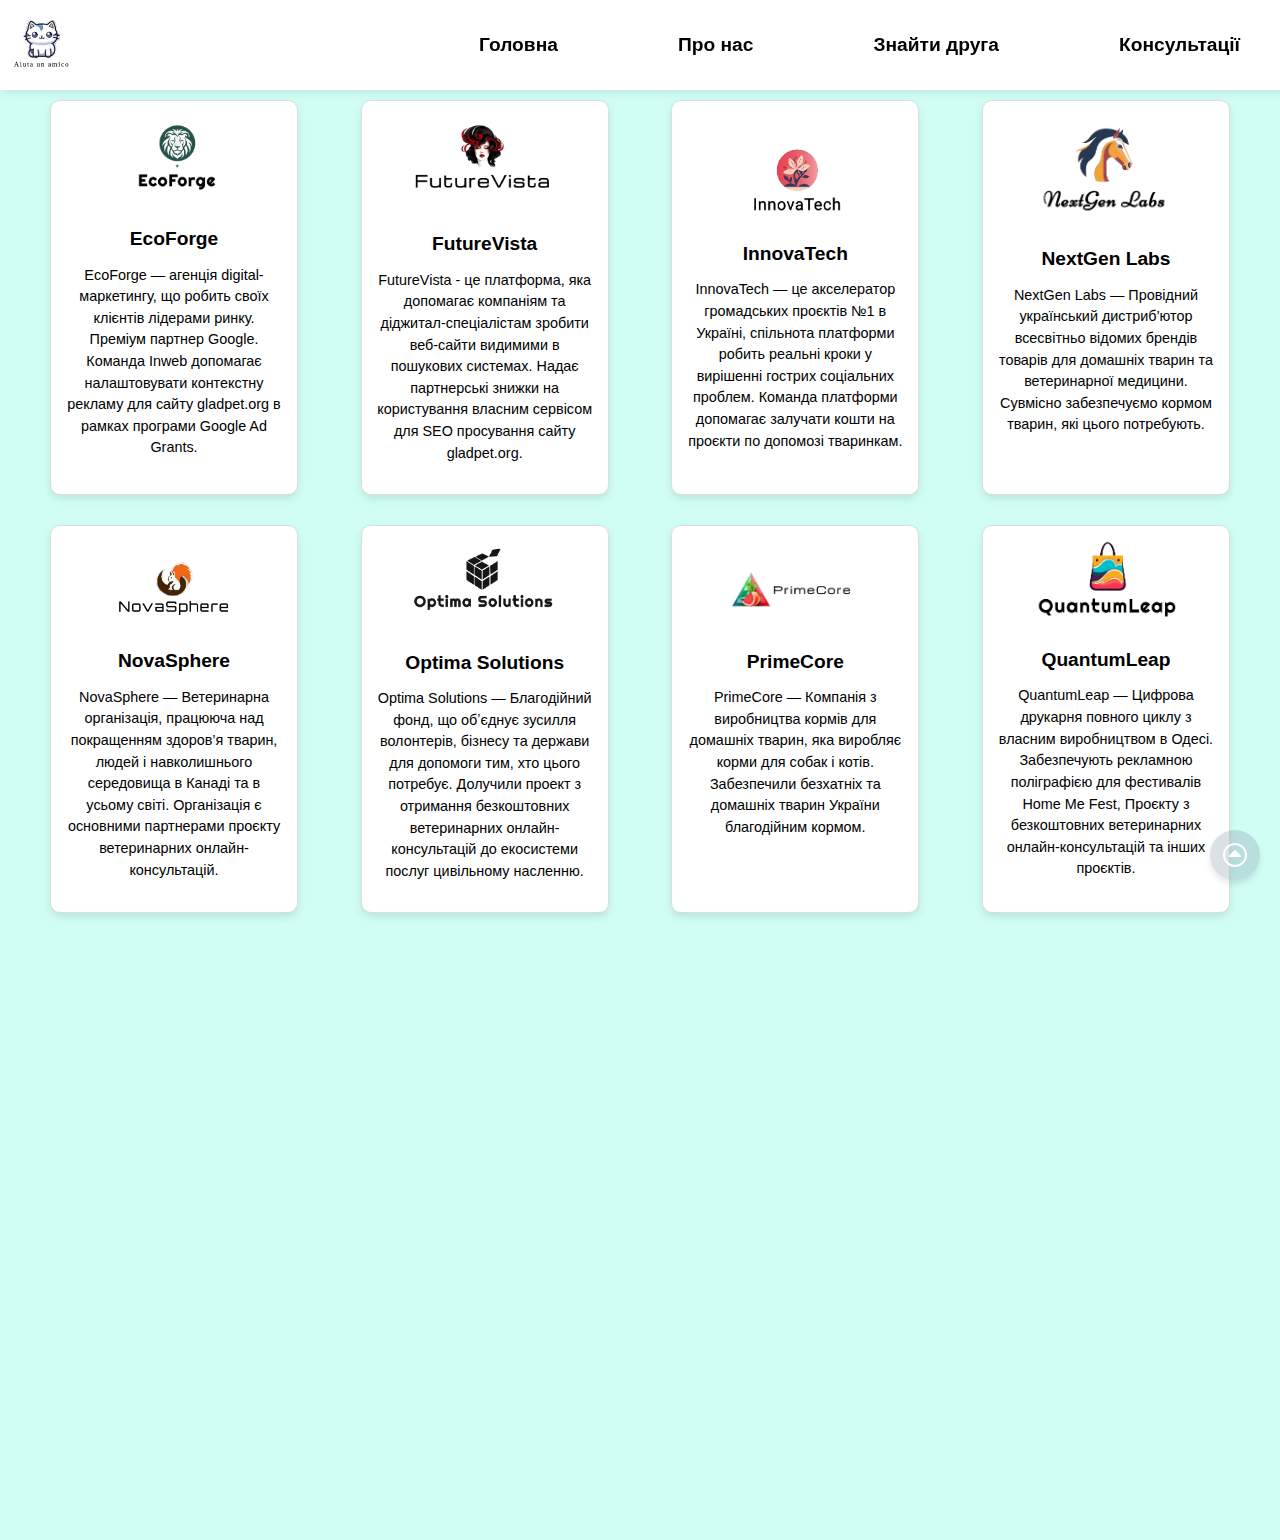
<file: Sponsor.html>
<!DOCTYPE html>
<html lang="en">
<head>
    <meta charset="UTF-8">
    <meta name="viewport" content="width=device-width, initial-scale=1.0">
    <title>Shelter</title>
    <link rel="stylesheet" href="Sponsor.css">
</head>
<body>
    <main>  
        
        <div class="sponsor-cards">
            <div class="sponsor-card">
                <img src="images/EcoForge.png" alt="Sponsor 1">
                <h3>EcoForge</h3>
                <p>EcoForge — агенція digital-маркетингу, що робить своїх клієнтів лідерами ринку. Преміум партнер Google. Команда Inweb допомагає налаштовувати контекстну рекламу для сайту gladpet.org в рамках програми Google Ad Grants.</p>
            </div>

            <div class="sponsor-card">
                <img src="images/FutureVista.png" alt="Sponsor 2">
                <h3>FutureVista</h3>
                <p>FutureVista - це платформа, яка допомагає компаніям та діджитал-спеціалістам зробити веб-сайти видимими в пошукових системах. Надає партнерські знижки на користування власним сервісом для SEO просування сайту gladpet.org.</p>
            </div>

            <div class="sponsor-card">
                <img src="images/InnovaTech.png" alt="Sponsor 3">
                <h3>InnovaTech</h3>
                <p>InnovaTech — це акселератор громадських проєктів №1 в Україні, спільнота платформи робить реальні кроки у вирішенні гострих соціальних проблем. Команда платформи допомагає залучати кошти на проєкти по допомозі тваринкам.</p>
            </div>

            <div class="sponsor-card">
                <img src="images/NextGen_Labs.png" alt="Sponsor 4">
                <h3>NextGen Labs</h3>
                <p>NextGen Labs — Провідний український дистриб’ютор всесвітньо відомих брендів товарів для домашніх тварин та ветеринарної медицини. Сувмісно забезпечуємо кормом тварин, які цього потребують.</p>
            </div>

            <div class="sponsor-card">
                <img src="images/NovaSphere.png" alt="Sponsor 5">
                <h3>NovaSphere</h3>
                <p>NovaSphere — Ветеринарна організація, працююча над покращенням здоров’я тварин, людей і навколишнього середовища в Канаді та в усьому світі. Організація є основними партнерами проєкту ветеринарних онлайн-консультацій.</p>
            </div>

            <div class="sponsor-card">
                <img src="images/Optima_Solutions.png" alt="Sponsor 3">
                <h3>Optima Solutions</h3>
                <p>Optima Solutions — Благодійний фонд, що обʼєднує зусилля волонтерів, бізнесу та держави для допомоги тим, хто цього потребує. Долучили проект з отримання безкоштовних ветеринарних онлайн-консультацій до екосистеми послуг цивільному насленню.</p>
            </div>

            <div class="sponsor-card">
                <img src="images/PrimeCore.png" alt="Sponsor 4">
                <h3>PrimeCore</h3>
                <p>PrimeCore — Компанія з виробництва кормів для домашніх тварин, яка виробляє корми для собак і котів. Забезпечили безхатніх та домашніх тварин України благодійним кормом.</p>
            </div>

            <div class="sponsor-card">
                <img src="images/QuantumLeap.png" alt="Sponsor 5">
                <h3>QuantumLeap</h3>
                <p>QuantumLeap — Цифрова друкарня повного циклу з власним виробництвом в Одесі. Забезпечують рекламною поліграфією для фестивалів Home Me Fest, Проєкту з безкоштовних ветеринарних онлайн-консультацій та інших проєктів.</p>
            </div>

        </div>
        
        


      <!--  <footer class="footer">
            <div class="footer-logo">
                <img src="images/logo.png" alt="GladPet Logo">
            </div>
        
            <div class="footer-links">
                <ul><li><a href="#">Перелік притулків</a></li>
                    <li><a href="about uspage.html">Про нас</a></li>
                    <li><a href="#">Підтримати проект</a></li>
                </ul>
    
                <ul><li><a href="#">Контакти</a></li>
                    <li><a href="#">Оферта</a></li>
                    <li><a href="#">Правила користування</a></li>
                </ul>
            </div>
        
            <div class="footer-bottom">
                <p>Створено Nexus Creative Co та LuminoArt Agency у 2023.</p>
            </div>
        </footer>-->

        <header class="banner">
            <div class="logo">
                <img src="images/logo.png" alt="Aiuta un amico Logo">
            </div>
            <nav class="navigation">
                <a href="index.html">Головна</a>
                <div class="dropdown">
                    <a href="about uspage.html" class="dropbtn">Про нас</a>
                    <div class="dropdown-content">
                        <a href="about uspage.html">Послуги</a>
                        <a href="team.html">Наша команда</a>
                        <a href="Sponsor.html">Спонсори</a>
                    </div>
                </div>
                <a href="catalogpage.html">Знайти друга</a>
                <div class="dropdown">
                    <a href="Veterinary medicine.html" class="dropbtn">Консультації</a>
                    <div class="dropdown-content">
                        <a href="Veterinary medicine.html">Ветеренарія</a>
                        <a href="Blog.html">Блог</a>
                        <a href="Connection.html">Контакти</a>
                    </div>
                </div>
            </nav>
        </header>

        <a href="#top" class="arrow-up">
            <svg xmlns="http://www.w3.org/2000/svg" viewBox="0 0 24 24">
                <path d="M12,0A12,12,0,1,1,0,12,12.013,12.013,0,0,1,12,0Zm0,22A10,10,0,1,0,2,12,10.011,10.011,0,0,0,12,22Zm5.731-9.6L12.644,7.25a.9.9,0,0,0-1.288,0L6.269,12.4a.924.924,0,0,0,.644,1.575H17.087A.924.924,0,0,0,17.731,12.4Z"/>
            </svg>
        </a>
</file>
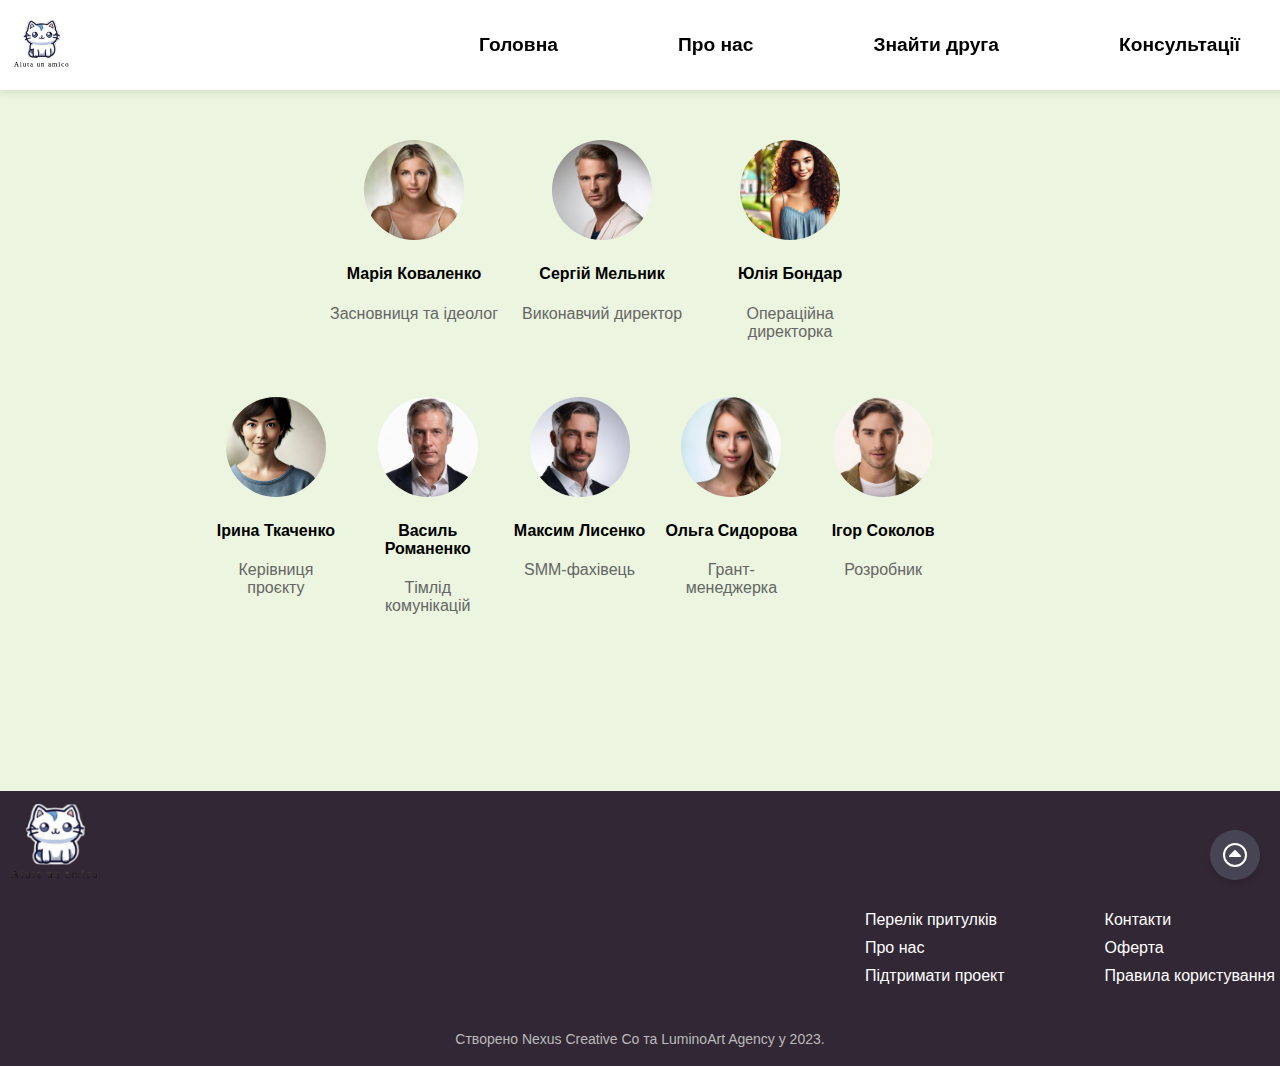
<file: team.html>
<!DOCTYPE html>
<html lang="en">
<head>
    <meta charset="UTF-8">
    <meta name="viewport" content="width=device-width, initial-scale=1.0">
    <title>Shelter</title>
    <link rel="stylesheet" href="team.css">
</head>
<body>
    <main>


        
        <div class="team-container">
            <div class="team-row">
                <div class="team-member">
                    <img src="images/Member 1.jpg" alt="Member 1">
                    <h4>Марія Коваленко</h4>
                    <p>Засновниця та ідеолог</p>
                </div>
                <div class="team-member">
                    <img src="images/Member 2.jpg" alt="Member 2">
                    <h4>Сергій Мельник</h4>
                    <p>Виконавчий директор</p>
                </div>
                <div class="team-member">
                    <img src="images/Member 3.webp" alt="Member 3">
                    <h4>Юлія Бондар</h4>
                    <p>Операційна директорка</p>
                </div>
            </div>
            <div class="team-row">
                <div class="team-member">
                    <img src="images/Member 4.webp" alt="Member 4">
                    <h4>Ірина Ткаченко</h4>
                    <p>Керівниця проєкту</p>
                </div>
                <div class="team-member">
                    <img src="images/Member 5.jpg" alt="Member 5">
                    <h4>Василь Романенко</h4>
                    <p>Тімлід комунікацій</p>
                </div>
                <div class="team-member">
                    <img src="images/Member 6.jpg" alt="Member 6">
                    <h4>Максим Лисенко</h4>
                    <p>SMM-фахівець</p>
                </div>
                <div class="team-member">
                    <img src="images/Member 7.jpg" alt="Member 7">
                    <h4>Ольга Сидорова</h4>
                    <p>Грант-менеджерка</p>
                </div>
                <div class="team-member">
                    <img src="images/Member 8.jpg" alt="Member 8">
                    <h4>Ігор Соколов</h4>
                    <p>Розробник</p>
                </div>
            </div>
        </div>
        
    </div>
        

    <footer class="footer">
        <div class="footer-logo">
            <img src="images/logo.png" alt="GladPet Logo">
        </div>
    
        <div class="footer-links">
            <ul><li><a href="#">Перелік притулків</a></li>
                <li><a href="about uspage.html">Про нас</a></li>
                <li><a href="#">Підтримати проект</a></li>
            </ul>

            <ul><li><a href="#">Контакти</a></li>
                <li><a href="#">Оферта</a></li>
                <li><a href="#">Правила користування</a></li>
            </ul>
        </div>
    
        <div class="footer-bottom">
            <p>Створено Nexus Creative Co та LuminoArt Agency у 2023.</p>
        </div>
    </footer>

          

    <header class="banner">
        <div class="logo">
            <img src="images/logo.png" alt="Aiuta un amico Logo">
        </div>
        <nav class="navigation">
            <a href="index.html">Головна</a>
            <div class="dropdown">
                <a href="about uspage.html" class="dropbtn">Про нас</a>
                <div class="dropdown-content">
                    <a href="about uspage.html">Послуги</a>
                    <a href="team.html">Наша команда</a>
                    <a href="Sponsor.html">Спонсори</a>
                </div>
            </div>
            <a href="catalogpage.html">Знайти друга</a>
            <div class="dropdown">
                <a href="Veterinary medicine.html" class="dropbtn">Консультації</a>
                <div class="dropdown-content">
                    <a href="Veterinary medicine.html">Ветеренарія</a>
                    <a href="Blog.html">Блог</a>
                    <a href="Connection.html">Контакти</a>
                </div>
            </div>
        </nav>
    </header>

        <a href="#top" class="arrow-up">
            <svg xmlns="http://www.w3.org/2000/svg" viewBox="0 0 24 24">
                <path d="M12,0A12,12,0,1,1,0,12,12.013,12.013,0,0,1,12,0Zm0,22A10,10,0,1,0,2,12,10.011,10.011,0,0,0,12,22Zm5.731-9.6L12.644,7.25a.9.9,0,0,0-1.288,0L6.269,12.4a.924.924,0,0,0,.644,1.575H17.087A.924.924,0,0,0,17.731,12.4Z"/>
            </svg>
        </a>
</file>
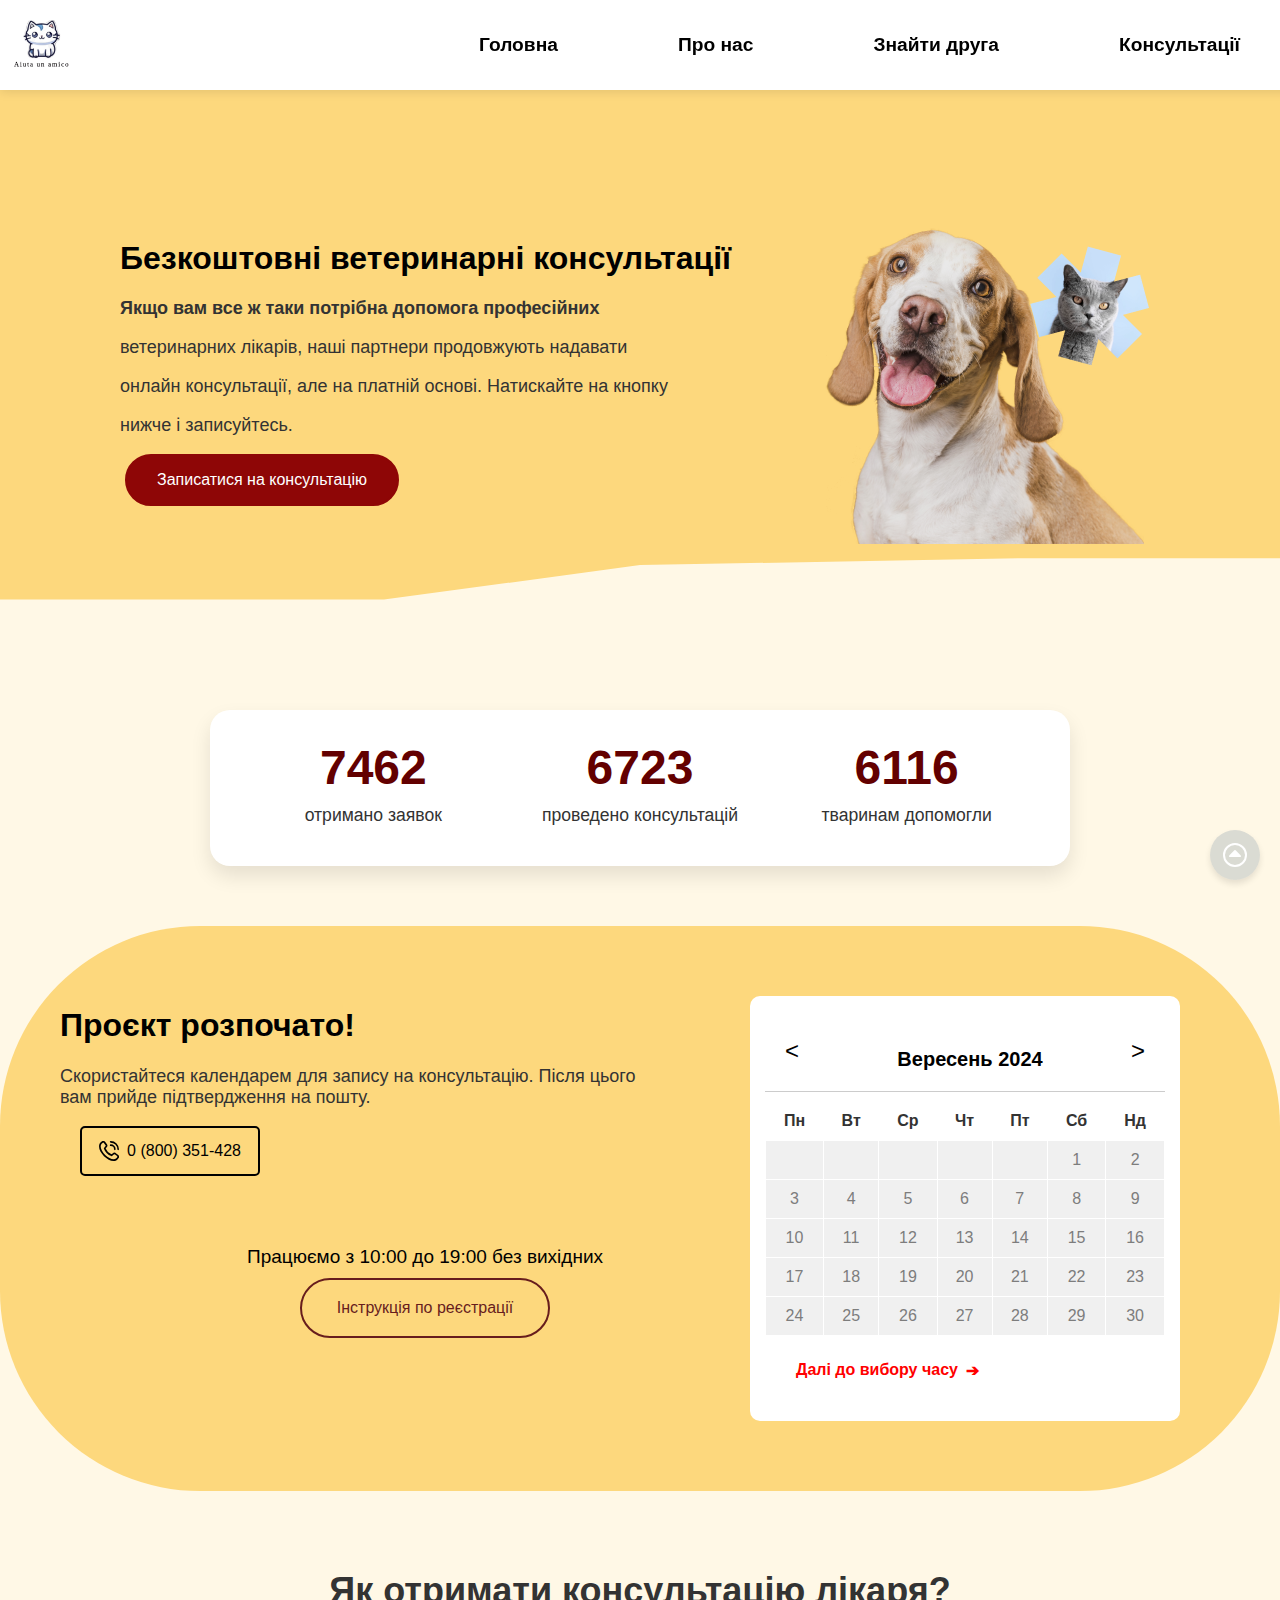
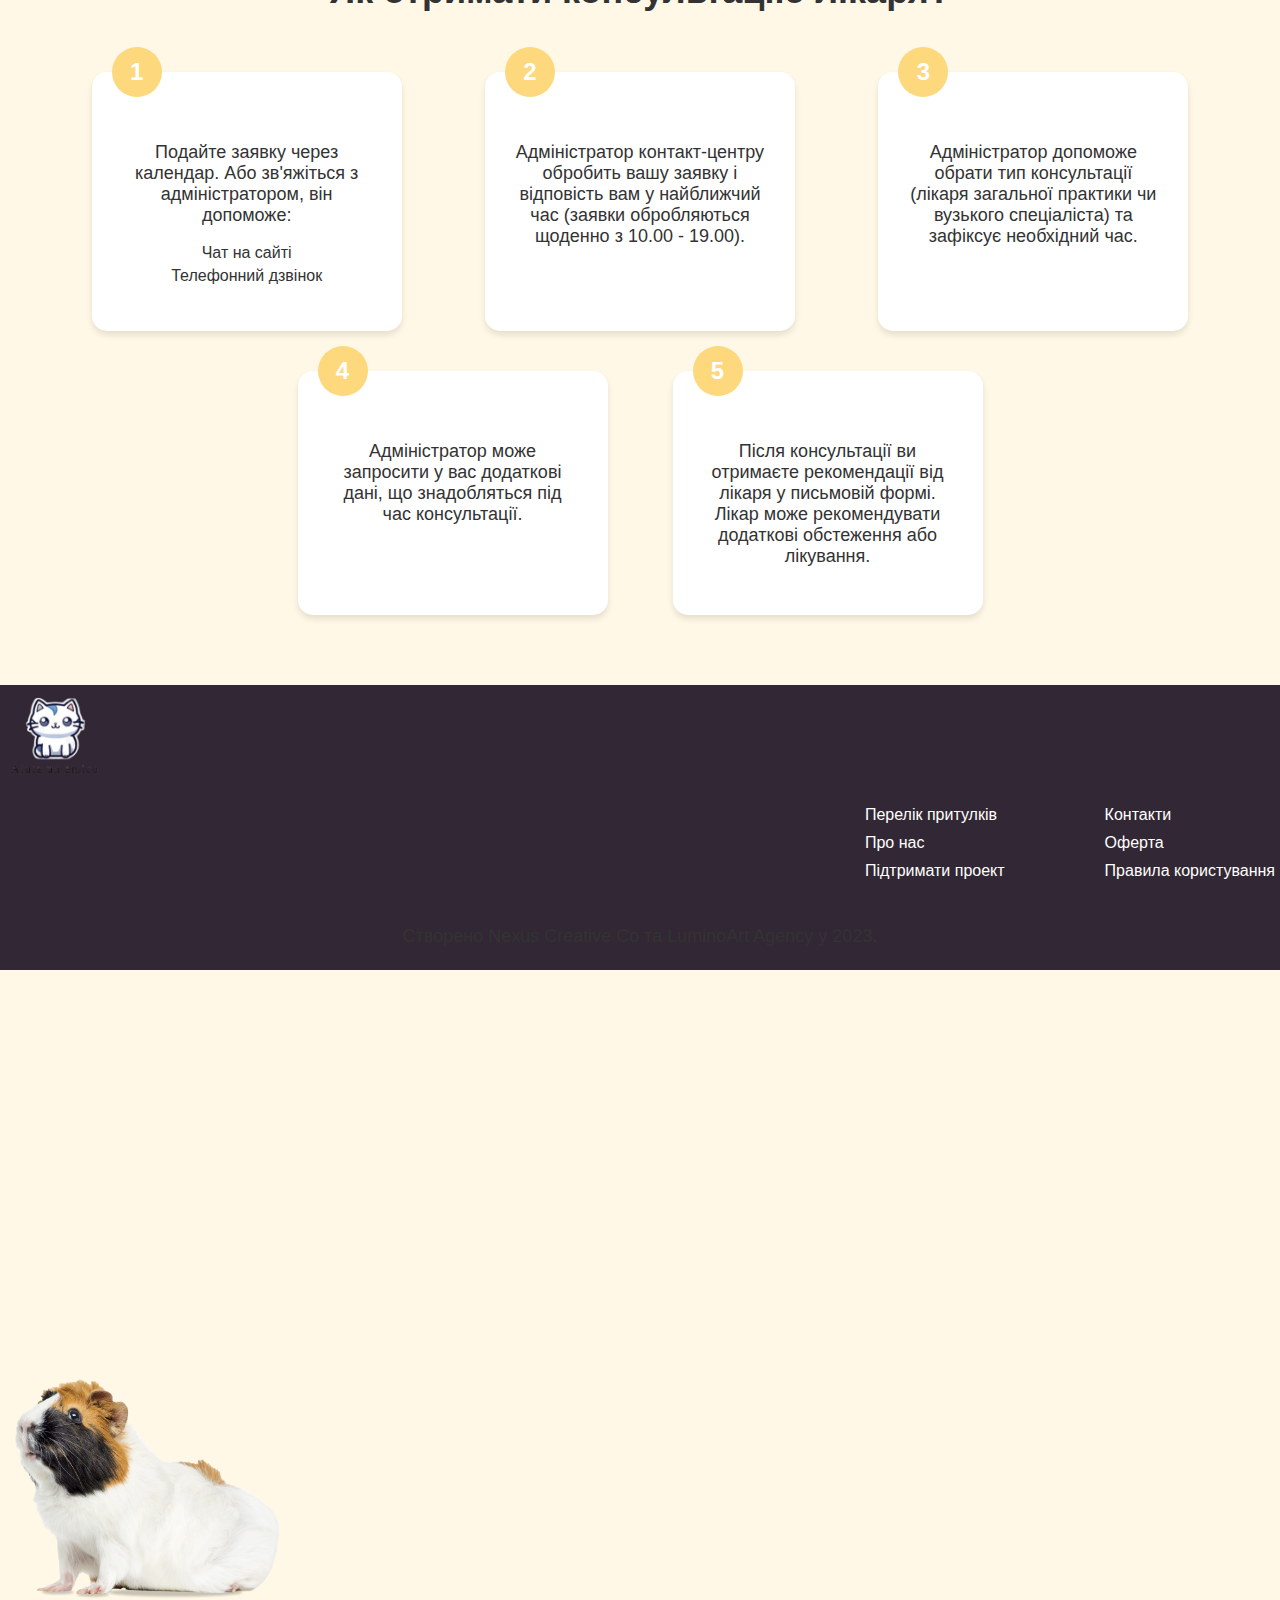
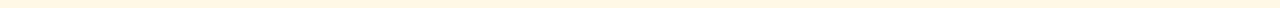
<file: Veterinary medicine.html>
<!DOCTYPE html>
<html lang="en">
<head>
    <meta charset="UTF-8">
    <meta name="viewport" content="width=device-width, initial-scale=1.0">
    <title>Shelter</title>
    <link rel="stylesheet" href="Veterinary medicine.css">
</head>
<body>
    <main>
        <div class="hero-section">
            <div class="text-section">
                <h1>Безкоштовні ветеринарні консультації</h1>
                <p><strong>Якщо вам все ж таки потрібна допомога професійних</strong></p>
                <p>ветеринарних лікарів, наші партнери продовжують надавати</p>
                <p>онлайн консультації, але на платній основі. Натискайте на кнопку</p>
                <p>нижче і записуйтесь.</p>
                <!-- Додана кнопка -->
                <button class="cta-button">Записатися на консультацію</button>
            </div> 
            <div class="image-section">
                <img src="images/банер консультаці.png" alt="Animal 1" class="animal animal1">
            </div>
        </div>
        

            <div class="results-table">
                <table>
                <div class="results">
                    <div class="result-item">
                        <div class="result-number">7462</div>
                        <div class="result-text">отримано заявок</div>
                    </div>
                    <div class="result-item">
                        <div class="result-number">6723</div>
                        <div class="result-text">проведено консультацій</div>
                    </div>
                    <div class="result-item">
                        <div class="result-number">6116</div>
                        <div class="result-text">тваринам допомогли</div>
                    </div>
                </div>
            </table>
     </div>  


    


     <div class="main-container">
        <!-- Ліва частина з текстом та кнопками -->
        <div class="left-content">
            <h1>Проєкт розпочато!</h1>
            <p>Скористайтеся календарем для запису на консультацію. Після цього вам прийде підтвердження на пошту.</p>
            
                <button class="phone-btn">
                    <svg id="Layer_1" height="50" width="50" viewBox="0 0 24 24" xmlns="http://www.w3.org/2000/svg" data-name="Layer 1" fill="currentColor">
                        <path d="M13,1a1,1,0,0,1,1-1A10.011,10.011,0,0,1,24,10a1,1,0,0,1-2,0,8.009,8.009,0,0,0-8-8A1,1,0,0,1,13,1Zm1,5a4,4,0,0,1,4,4,1,1,0,0,0,2,0,6.006,6.006,0,0,0-6-6,1,1,0,0,0,0,2Zm9.093,10.739a3.1,3.1,0,0,1,0,4.378l-.91,1.049c-8.19,7.841-28.12-12.084-20.4-20.3l1.15-1A3.081,3.081,0,0,1,7.26.906c.031.031,1.884,2.438,1.884,2.438a3.1,3.1,0,0,1-.007,4.282L7.979,9.082a12.781,12.781,0,0,0,6.931,6.945l1.465-1.165a3.1,3.1,0,0,1,4.281-.006S23.062,16.708,23.093,16.739Zm-1.376,1.454s-2.393-1.841-2.424-1.872a1.1,1.1,0,0,0-1.549,0c-.027.028-2.044,1.635-2.044,1.635a1,1,0,0,1-.979.152A15.009,15.009,0,0,1,5.9,9.3a1,1,0,0,1,.145-1S7.652,6.282,7.679,6.256a1.1,1.1,0,0,0,0-1.549c-.031-.03-1.872-2.425-1.872-2.425a1.1,1.1,0,0,0-1.51.039l-1.15,1C-2.495,10.105,14.776,26.418,20.721,20.8l.911-1.05A1.121,1.121,0,0,0,21.717,18.193Z"/>
                    </svg>
                    0 (800) 351-428
                </button>


              
               

                <div class="working-hours">Працюємо з 10:00 до 19:00 без вихідних
                <button class="instruction-btn">Інструкція по реєстрації</button>
            </div>
        </div> 
    

       <div class="calendar-container">
            <div class="calendar">
                <div class="calendar-header">
                    <button class="nav-button" id="prevMonth">&lt;</button>
                    <h4>Вересень 2024</h4>
                    <button class="nav-button" id="nextMonth">&gt;</button>
                </div>
                <table>
                    <thead>
                        <tr>
                            <th>Пн</th>
                            <th>Вт</th>
                            <th>Ср</th>
                            <th>Чт</th>
                            <th>Пт</th>
                            <th>Сб</th>
                            <th>Нд</th>
                        </tr>
                    </thead>
                    <tbody>
                        <tr>
                            <td></td><td></td><td></td><td></td><td></td><td>1</td><td>2</td>
                        </tr>
                        <tr>
                            <td>3</td><td>4</td><td>5</td><td>6</td><td>7</td><td>8</td><td>9</td>
                        </tr>
                        <tr>
                            <td>10</td><td>11</td><td>12</td><td>13</td><td>14</td><td>15</td><td>16</td>
                        </tr>
                        <tr>
                            <td>17</td><td>18</td><td>19</td><td>20</td><td>21</td><td>22</td><td>23</td>
                        </tr>
                        <tr>
                            <td>24</td><td>25</td><td>26</td><td>27</td><td>28</td><td>29</td><td>30</td>
                        </tr>
                        <tr>
                            <td colspan="7" class="calendar-footer">
                                <button class="next-step-btn">Далі до вибору часу</button>
                            </td>
                        </tr>
                    </tbody>
                </table>
            </div>
        </div>
    </div>
      
    <div class="consultation-steps">
        <h2>Як отримати консультацію лікаря?</h2>
        <div class="steps-container">
            <div class="step">
                <div class="step-icon">1</div>
                <div class="step-content">
                    <p>Подайте заявку через календар. Або зв'яжіться з адміністратором, він допоможе:</p>
                    <ul>
                        <li>Чат на сайті</li>
                        <li>Телефонний дзвінок</li>
                    </ul>
                </div>
            </div>
            <div class="step">
                <div class="step-icon">2</div>
                <div class="step-content">
                    <p>Адміністратор контакт-центру обробить вашу заявку і відповість вам у найближчий час (заявки обробляються щоденно з 10.00 - 19.00).</p>
                </div>
            </div>
            <div class="step">
                <div class="step-icon">3</div>
                <div class="step-content">
                    <p>Адміністратор допоможе обрати тип консультації (лікаря загальної практики чи вузького спеціаліста) та зафіксує необхідний час.</p>
                </div>
            </div>
            <div class="step">
                <div class="step-icon">4</div>
                <div class="step-content">
                    <p>Адміністратор може запросити у вас додаткові дані, що знадобляться під час консультації.</p>
                </div>
            </div>
            <div class="step">
                <div class="step-icon">5</div>
                <div class="step-content">
                    <p>Після консультації ви отримаєте рекомендації від лікаря у письмовій формі. Лікар може рекомендувати додаткові обстеження або лікування.</p>
                </div>
            </div>
        </div>
    </div>
    
    <div class="guinea-pig-container">
        <img src="images/морська свинка.png" alt="Морська свинка">
    </div>  
    

        <footer class="footer">
            <div class="footer-logo">
                <img src="images/logo.png" alt="GladPet Logo">
            </div>
        
            <div class="footer-links">
                <ul><li><a href="#">Перелік притулків</a></li>
                    <li><a href="about uspage.html">Про нас</a></li>
                    <li><a href="#">Підтримати проект</a></li>
                </ul>
    
                <ul><li><a href="#">Контакти</a></li>
                    <li><a href="#">Оферта</a></li>
                    <li><a href="#">Правила користування</a></li>
                </ul>
            </div>
        
            <div class="footer-bottom">
                <p>Створено Nexus Creative Co та LuminoArt Agency у 2023.</p>
            </div>
        </footer>
    

        <header class="banner">
            <div class="logo">
                <img src="images/logo.png" alt="Aiuta un amico Logo">
            </div>
            <nav class="navigation">
                <a href="index.html">Головна</a>
                <div class="dropdown">
                    <a href="about uspage.html" class="dropbtn">Про нас</a>
                    <div class="dropdown-content">
                        <a href="about uspage.html">Послуги</a>
                        <a href="team.html">Наша команда</a>
                        <a href="Sponsor.html">Спонсори</a>
                    </div>
                </div>
                <a href="catalogpage.html">Знайти друга</a>
                <div class="dropdown">
                    <a href="Veterinary medicine.html" class="dropbtn">Консультації</a>
                    <div class="dropdown-content">
                        <a href="Veterinary medicine.html">Ветеренарія</a>
                        <a href="Blog.html">Блог</a>
                        <a href="Connection.html">Контакти</a>
                    </div>
                </div>
            </nav>
        </header>

        <a href="#top" class="arrow-up">
            <svg xmlns="http://www.w3.org/2000/svg" viewBox="0 0 24 24">
                <path d="M12,0A12,12,0,1,1,0,12,12.013,12.013,0,0,1,12,0Zm0,22A10,10,0,1,0,2,12,10.011,10.011,0,0,0,12,22Zm5.731-9.6L12.644,7.25a.9.9,0,0,0-1.288,0L6.269,12.4a.924.924,0,0,0,.644,1.575H17.087A.924.924,0,0,0,17.731,12.4Z"/>
            </svg>
        </a>

    </body>
</main>
</file>
<file: about us.css>
/* Загальний стиль для сторінки */ 
body {
    margin: 0;
    padding: 0;
    overflow: auto;
    height: 100vh;
    position: relative;
    cursor: url('images/cats_paw.png'), auto;
    font-family: 'Arial', sans-serif;
    background-color: #D4D4FF; /* фон */
    background-size: cover;
}




.banner {
    background-color: #fff;
    padding: 15px 10px; /* Додаємо трохи більше відступів для шапки */
    position: fixed;
    top: 0;
    left: 0;
    width: 100%;
    z-index: 100;
    box-shadow: 0 2px 10px rgba(0, 0, 0, 0.1);
    display: flex; /* Встановлюємо flexbox для вирівнювання елементів */
    justify-content: space-between; /* Простір між елементами шапки */
    align-items: center; /* Вирівнювання по вертикалі */
}

/* Стиль для логотипу */
.logo {
    display: flex;
    align-items: center; /* Вирівнювання логотипу та тексту по вертикалі */
}

.logo img {
    height: 60px;
    margin-right: 5px; /* Відступ між логотипом і текстом */
}

/* Навігаційне меню */
.navigation {
    display: flex; /* Вирівнюємо елементи меню горизонтально */
    gap: 20px; /* Відступи між пунктами меню */
}

.navigation a {
    text-decoration: none;
    color: #000;
    font-weight: bold;
    font-size: 1.2em;
    padding: 10px 50px;
}

.navigation a:hover {
    color: #5C46A2;
}

/* Стиль для кнопки "Підтримати" */
.support-button .button {
    background-color: #5C46A2;
    color: white;
    padding: 10px 20px;
    border-radius: 5px;
    text-decoration: none;
    font-weight: bold;
}

.support-button .button:hover {
    background-color: #04fa87;
}

.navigation {
    display: flex;
    align-items: center;
    position: relative;
}

.dropdown {
    position: relative; /* Дозволяє дочірнім елементам позиціонуватися */
}

.dropbtn {
    padding: 14px 16px; /* Відступи для кнопки */
    display: inline-block; /* Дозволяє використовувати padding */
}

.dropdown-content {
    display: none; /* Сховати контент за замовчуванням */
    position: absolute; /* Випадаюче меню буде відносно кнопки */
    background-color: #f9f9f9; /* Колір фону */
    min-width: 160px; /* Мінімальна ширина меню */
    box-shadow: 0px 8px 16px 0px rgba(0,0,0,0.2); /* Тінь */
    z-index: 1; /* Щоб меню було поверх інших елементів */
}

.dropdown-content a {
    color: black; /* Колір тексту */
    padding: 12px 16px; /* Відступи для пунктів меню */
    text-decoration: none; /* Без підкреслення */
    display: block; /* Відображення в блочному стилі */
}

.dropdown:hover .dropdown-content {
    display: block; /* Показати меню при наведенні на батьківський елемент */
}

.dropdown-content a:hover {
    background-color: #ddd; /* Фон пункту при наведенні */
}


.center-text {
    position: absolute;
    top: 18%;
    left: 52%;
    transform: translate(-55%, -20%);
    color: #ca9af4;
    font-size: 3em;
    text-align: center;
    z-index: 2;
}

.services-header {
    text-align: center;
    margin-top: 90px; /* Відступ, щоб заголовок не перекривався банером */
    z-index: 3;
    position: relative;
    margin-bottom: 10px; /* Збільшення відстані між картками і футером */
}

.services-container {
    display: flex;
    flex-wrap: wrap;
    justify-content: center;
    gap: 20px;
    padding-top: 180px; /* Додаємо 50px простору зверху всередині контейнера */
    padding-bottom: 90px;
    position: relative;
    z-index: 3;
}



.service-card {
    flex: 1 1 calc(32% - 10px); /* Зменшуємо відстань до 10% для відступів */
    max-width: 300px; /* Максимальна ширина карток */
    background-color: #fff;
    border-radius: 15px;
    box-shadow: 0 4px 6px rgba(0, 0, 0, 0.1);
    padding: 20px;
    text-align: center;
}



.service-card img {
    width: 900px;
    height: 90px;
    margin-bottom: 15px;
}

.service-card p {
    font-size: 16px;
    color: #333;
}
  

.icon-text {
    display: flex;
    align-items: center;
    gap: 5px; /* Відстань між іконкою та текстом */
}

.icon-text svg {
    fill: #ca9af4; /* Колір іконки */
    width: 64px;
    height: 64px;
    transform: translateY(-12px); /* Підняти іконку трохи вгору */
}


.ickon-text {
    display: flex;
    align-items: center;
    gap: 5px; /* Відстань між іконкою та текстом */
}

.ickon-text svg {
    fill: #ca9af4; /* Колір іконки */
    width: 94px;
    height: 64px;
    transform: translateY(-12px); /* Підняти іконку трохи вгору */
}


.ikon-text {
    display: flex;
    align-items: center;
    gap: 5px; /* Відстань між іконкою та текстом */
}

.ikon-text svg {
    fill: #ca9af4; /* Колір іконки */
    width: 64px;
    height: 64px;
    transform: translateY(-12px); /* Підняти іконку трохи вгору */
}

.Icon-text {
    display: flex;
    align-items: center;
    gap: 0px; /* Відстань між іконкою та текстом */
}

.Icon-text svg {
    fill: #ca9af4; /* Колір іконки */
    width: 57px;
    height: 64px;
    transform: translateY(-12px); /* Підняти іконку трохи вгору */
}



.Icon-text {
    display: flex;
    align-items: center;
    gap: 0px; /* Відстань між іконкою та текстом */
}

.Icon-text svg {
    fill: #ca9af4; /* Колір іконки */
    width: 57px;
    height: 64px;
    transform: translateY(-12px); /* Підняти іконку трохи вгору */
}


.arrow-up {
    position: fixed;
    bottom: 20px;
    right: 20px;
    width: 50px;
    height: 50px;
    background-color: #7d93a549;
    border-radius: 50%;
    display: flex;
    justify-content: center;
    align-items: center;
    text-decoration: none;
    box-shadow: 0px 4px 6px rgba(0, 0, 0, 0.1);
    transition: background-color 0.3s;
}

.arrow-up svg {
    fill: rgb(255, 255, 255);
    width: 24px;
    height: 24px;
}

.arrow-up:hover {
    background-color: #41435a72;
    cursor: url('/images/cursor2.png'), auto; /* Шлях до кастомного курсора */
}




.footer {
    background-color: #322734;
    color: #000000;
    padding: 5px;
}

.footer-container {
    display: flex;
    justify-content: space-between;
    align-items: flex-start;
    max-width: 120px;
    margin: 0 auto;
    width: 100%;
}

.footer-logo img {
    width: 100px;
}

.footer-links {
    display: flex;
    gap: 100px;
    justify-content: flex-end; /* Вирівнює колонки справа */
    flex-grow: 1;
}

.footer-links ul {
    list-style: none;
    padding: 0;
}

.footer-links ul li {
    margin-bottom: 10px;
}

.footer-links ul li a {
    color: #ffffff;
    text-decoration: none;
}

.footer-bottom {
    text-align: center;
    margin-top: 20px;
    font-size: 14px;
    color: #bbbbbb;
}
</file>
<file: Articles page.css>
* {
    margin: 0;
    padding: 0;
    box-sizing: border-box;
}



body {
    font-family: 'Arial', sans-serif;
    background-color: #f9f9f9;
    display: flex;
    justify-content: center;
    align-items: center;
    height: 100vh;
}


.container {
    text-align: center;
    max-width: 600px;
    padding: 20px;
    background-color: #fff;
    border-radius: 10px;
    box-shadow: 0 4px 8px rgba(0, 0, 0, 0.1);
}

.cat-image {
    max-width: 100%;
    height: auto;
}

h1 {
    font-size: 2.5rem;
    color: #333;
    margin-top: 20px;
}

p {
    font-size: 1.2rem;
    color: #555;
    margin: 10px 0;
}

.btn {
    display: inline-block;
    padding: 10px 20px;
    background-color: #f15b47;
    color: #fff;
    border: none;
    border-radius: 5px;
    text-decoration: none;
    font-size: 1.2rem;
    margin-top: 20px;
    transition: background-color 0.3s ease;
}

.btn:hover {
    background-color: #e04a36;
}

.arrow-up {
    position: fixed;
    bottom: 20px;
    right: 20px;
    width: 50px;
    height: 50px;
    background-color: #7d93a549;
    border-radius: 50%;
    display: flex;
    justify-content: center;
    align-items: center;
    text-decoration: none;
    box-shadow: 0px 4px 6px rgba(0, 0, 0, 0.1);
    transition: background-color 0.3s;
}

.arrow-up svg {
    fill: rgb(255, 255, 255);
    width: 24px;
    height: 24px;
}

.arrow-up:hover {
    background-color: #41435a72;
    cursor: url('/images/cursor2.png'), auto; /* Шлях до кастомного курсора */
}
</file>
<file: catalog.css>
/* Загальний стиль для сторінки */ 
body {
    margin: 0;
    padding: 0;
    overflow: auto;
    height: 100vh;
    position: relative;
    cursor: url('images/cats_paw.png'), auto;
    font-family: 'Arial', sans-serif;
    background-color: #eeffd4; /* фон */
    background-size: cover;
}



.pagination {
    position: absolute; /* або relative/fixed */
    top: 476%; /* від верхнього краю */
    left: 55%; /* від лівого краю */
    transform: translate(-50%, -50%); /* для центрованого позиціонування */
}


.pagination a {
    text-decoration: none;
    color: rgb(181, 181, 181);
    padding: 10px 15px;
    border-radius: 50%;
    margin: 0 5px;
    transition: background 0.3s;
}

.pagination a.active {
    background-color: #009653;
    color: rgb(255, 255, 255);
}

.pagination a:hover:not(.active) {
    background-color: #c4ffbc;
}

.pagination a.prev, .pagination a.next {
    font-weight: bold;
}



/* Контейнер для фільтрів */
.filter-container {
    width: 20%;
    padding: 10px;
    background-color: #ffffff;
    border-right: 1px solid #ddd;
    margin-top: 80px; /* Додаємо відступ зверху */
    border-radius: 20px; /* Округлення всіх кутів на 10 пікселів */
    box-shadow: 0 4px 8px rgba(0, 0, 0, 0.1); /* Тінь для глибини */
    width: 20%; /* Наприклад, фільтри займають 20% екрану */
    float: left; /* Фільтри ліворуч */
}

.filter-container h4 {
    display: flex;
    align-items: center;
    font-size: 1.2em;
    margin-bottom: 10px;
}

.filter-container svg {
    margin-right: 10px;
}

/* Секції фільтрів */
.filter-section {
    margin-bottom: 20px;
}

.filter-options {
    margin-top: 10px;
}

/* Приховати стандартні радіокнопки */
input[type="radio"] {
    display: none;
}

/* Стилі для активної опції */
input[type="radio"]:checked + label {
    background-color: #bada55;
    color: white; /* Однаковий колір */
}

.filter-option {
    display: inline-block;
    padding: 10px 15px;
    margin: 5px;
    border: 1px solid #ddd;
    border-radius: 5px;
    cursor: pointer;
    transition: background-color 0.3s, color 0.3s;
}

.filter-option:hover {
    background-color: #f0f0f0;
}

/* Селектор */
.filter-select {
    width: 100%;
    padding: 8px;
    margin-top: 10px;
    border: 1px solid #f1f1f1;
    border-radius: 5px;
    background-color: #ffffff;
    font-size: 16px;
}


/* Картки тварин */
.animal-cards {
    display: flex;
    flex-wrap: wrap;
    justify-content: space-around;
    margin-top: 0; /* Прибрали верхній відступ */
    width: 75%; /* Карточки займають решту простору */
    float: right; /* Розташування праворуч від фільтрів */
    margin: 90px 0;
}

.card {
    background-color: #fff;
    border-radius: 10px;
    box-shadow: 0 10px 18px rgba(0, 0, 0, 0.1);
    width: 210px;
    margin: 15px;
    text-align: center;
    padding: 15px;
    transition: transform 0.3s ease, box-shadow 0.3s ease; /* Анімація при зміні */
}

.card:hover {
    transform: translateY(-10px); /* Підйом картки на 5 пікселів при наведенні */
    box-shadow: 0 4px 10px rgba(31, 71, 43, 0.5); /* Збільшення тіні */
}

.description {
    display: flex; /* Використовуємо flexbox */
    flex-wrap: wrap; /* Дозволяє елементам обгортатися */
}

.description span {
    width: 50%; /* Кожен span займатиме 50% ширини контейнера */
    color: #0b711e; /* Колір слів */
    font-size: 16px; /* Розмір шрифту */
    margin-bottom: 10px; /* Відстань між словами */
    box-sizing: border-box; /* Включає padding та border у загальну ширину */
}


.card img {
    width: 100%;
    border-radius: 50px;
}

.card h3 {
    margin: 10px 0;
    font-size: 1.2em;
}

.card p {
    margin: 5px 0;
    color: #666;
}





.banner {
    background-color: #fff;
    padding: 15px 10px; /* Додаємо трохи більше відступів для шапки */
    position: fixed;
    top: 0;
    left: 0;
    width: 100%;
    z-index: 100;
    box-shadow: 0 2px 10px rgba(0, 0, 0, 0.1);
    display: flex; /* Встановлюємо flexbox для вирівнювання елементів */
    justify-content: space-between; /* Простір між елементами шапки */
    align-items: center; /* Вирівнювання по вертикалі */
}

/* Стиль для логотипу */
.logo {
    display: flex;
    align-items: center; /* Вирівнювання логотипу та тексту по вертикалі */
}

.logo img {
    height: 60px;
    margin-right: 5px; /* Відступ між логотипом і текстом */
}

/* Навігаційне меню */
.navigation {
    display: flex; /* Вирівнюємо елементи меню горизонтально */
    gap: 20px; /* Відступи між пунктами меню */
}

.navigation a {
    text-decoration: none;
    color: #000;
    font-weight: bold;
    font-size: 1.2em;
    padding: 10px 50px;
}

.navigation a:hover {
    color: #5C46A2;
}

/* Стиль для кнопки "Підтримати" */
.support-button .button {
    background-color: #5C46A2;
    color: white;
    padding: 10px 20px;
    border-radius: 5px;
    text-decoration: none;
    font-weight: bold;
}

.support-button .button:hover {
    background-color: #04fa87;
}

.dropdown {
    position: relative; /* Дозволяє дочірнім елементам позиціонуватися */
}

.dropbtn {
    padding: 14px 16px; /* Відступи для кнопки */
    display: inline-block; /* Дозволяє використовувати padding */
}

.dropdown-content {
    display: none; /* Сховати контент за замовчуванням */
    position: absolute; /* Випадаюче меню буде відносно кнопки */
    background-color: #f9f9f9; /* Колір фону */
    min-width: 160px; /* Мінімальна ширина меню */
    box-shadow: 0px 8px 16px 0px rgba(0,0,0,0.2); /* Тінь */
    z-index: 1; /* Щоб меню було поверх інших елементів */
}

.dropdown-content a {
    color: black; /* Колір тексту */
    padding: 12px 16px; /* Відступи для пунктів меню */
    text-decoration: none; /* Без підкреслення */
    display: block; /* Відображення в блочному стилі */
}

.dropdown:hover .dropdown-content {
    display: block; /* Показати меню при наведенні на батьківський елемент */
}

.dropdown-content a:hover {
    background-color: #ddd; /* Фон пункту при наведенні */
}

.arrow-up {
    position: fixed;
    bottom: 20px;
    right: 20px;
    width: 50px;
    height: 50px;
    background-color: #7d93a549;
    border-radius: 50%;
    display: flex;
    justify-content: center;
    align-items: center;
    text-decoration: none;
    box-shadow: 0px 4px 6px rgba(0, 0, 0, 0.1);
    transition: background-color 0.3s;
}

.arrow-up svg {
    fill: rgb(255, 255, 255);
    width: 24px;
    height: 24px;
}

.arrow-up:hover {
    background-color: #41435a72;
    cursor: url('/images/cursor2.png'), auto; /* Шлях до кастомного курсора */
}
</file>
<file: catalog2part.css>
/* Загальний стиль для сторінки */ 
body {
    margin: 0;
    padding: 0;
    overflow: auto;
    height: 100vh;
    position: relative;
    cursor: url('images/cats_paw.png'), auto;
    font-family: 'Arial', sans-serif;
    background-color: #eeffd4; /* фон */
    background-size: cover;
}



.pagination {
    position: absolute; /* або relative/fixed */
    top: 464%; /* від верхнього краю */
    left: 55%; /* від лівого краю */
    transform: translate(-50%, -50%); /* для центрованого позиціонування */
}


.pagination a {
    text-decoration: none;
    color: rgb(181, 181, 181);
    padding: 10px 15px;
    border-radius: 50%;
    margin: 0 5px;
    transition: background 0.3s;
}

.pagination a.active {
    background-color: #009653;
    color: rgb(255, 255, 255);
}

.pagination a:hover:not(.active) {
    background-color: #c4ffbc;
}

.pagination a.prev, .pagination a.next {
    font-weight: bold;
}



/* Контейнер для фільтрів */
.filter-container {
    width: 20%;
    padding: 10px;
    background-color: #ffffff;
    border-right: 1px solid #ddd;
    margin-top: 80px; /* Додаємо відступ зверху */
    border-radius: 20px; /* Округлення всіх кутів на 10 пікселів */
    box-shadow: 0 4px 8px rgba(0, 0, 0, 0.1); /* Тінь для глибини */
    width: 20%; /* Наприклад, фільтри займають 20% екрану */
    float: left; /* Фільтри ліворуч */
}

.filter-container h4 {
    display: flex;
    align-items: center;
    font-size: 1.2em;
    margin-bottom: 10px;
}

.filter-container svg {
    margin-right: 10px;
}

/* Секції фільтрів */
.filter-section {
    margin-bottom: 20px;
}

.filter-options {
    margin-top: 10px;
}

/* Приховати стандартні радіокнопки */
input[type="radio"] {
    display: none;
}

/* Стилі для активної опції */
input[type="radio"]:checked + label {
    background-color: #bada55;
    color: white; /* Однаковий колір */
}

.filter-option {
    display: inline-block;
    padding: 10px 15px;
    margin: 5px;
    border: 1px solid #ddd;
    border-radius: 5px;
    cursor: pointer;
    transition: background-color 0.3s, color 0.3s;
}

.filter-option:hover {
    background-color: #f0f0f0;
}

/* Селектор */
.filter-select {
    width: 100%;
    padding: 8px;
    margin-top: 10px;
    border: 1px solid #f1f1f1;
    border-radius: 5px;
    background-color: #ffffff;
    font-size: 16px;
}


/* Картки тварин */
.animal-cards {
    display: flex;
    flex-wrap: wrap;
    justify-content: space-around;
    margin-top: 0; /* Прибрали верхній відступ */
    width: 75%; /* Карточки займають решту простору */
    float: right; /* Розташування праворуч від фільтрів */
    margin: 90px 0;
}

.card {
    background-color: #fff;
    border-radius: 10px;
    box-shadow: 0 10px 18px rgba(0, 0, 0, 0.1);
    width: 210px;
    margin: 15px;
    text-align: center;
    padding: 15px;
    transition: transform 0.3s ease, box-shadow 0.3s ease; /* Анімація при зміні */
}

.card:hover {
    transform: translateY(-10px); /* Підйом картки на 5 пікселів при наведенні */
    box-shadow: 0 4px 10px rgba(31, 71, 43, 0.5); /* Збільшення тіні */
}

.description {
    display: flex; /* Використовуємо flexbox */
    flex-wrap: wrap; /* Дозволяє елементам обгортатися */
}

.description span {
    width: 50%; /* Кожен span займатиме 50% ширини контейнера */
    color: #0b711e; /* Колір слів */
    font-size: 16px; /* Розмір шрифту */
    margin-bottom: 10px; /* Відстань між словами */
    box-sizing: border-box; /* Включає padding та border у загальну ширину */
}


.card img {
    width: 100%;
    border-radius: 50px;
}

.card h3 {
    margin: 10px 0;
    font-size: 1.2em;
}

.card p {
    margin: 5px 0;
    color: #666;
}





.banner {
    background-color: #fff;
    padding: 15px 10px; /* Додаємо трохи більше відступів для шапки */
    position: fixed;
    top: 0;
    left: 0;
    width: 100%;
    z-index: 100;
    box-shadow: 0 2px 10px rgba(0, 0, 0, 0.1);
    display: flex; /* Встановлюємо flexbox для вирівнювання елементів */
    justify-content: space-between; /* Простір між елементами шапки */
    align-items: center; /* Вирівнювання по вертикалі */
}

/* Стиль для логотипу */
.logo {
    display: flex;
    align-items: center; /* Вирівнювання логотипу та тексту по вертикалі */
}

.logo img {
    height: 60px;
    margin-right: 5px; /* Відступ між логотипом і текстом */
}

/* Навігаційне меню */
.navigation {
    display: flex; /* Вирівнюємо елементи меню горизонтально */
    gap: 20px; /* Відступи між пунктами меню */
}

.navigation a {
    text-decoration: none;
    color: #000;
    font-weight: bold;
    font-size: 1.2em;
    padding: 10px 50px;
}

.navigation a:hover {
    color: #5C46A2;
}

/* Стиль для кнопки "Підтримати" */
.support-button .button {
    background-color: #5C46A2;
    color: white;
    padding: 10px 20px;
    border-radius: 5px;
    text-decoration: none;
    font-weight: bold;
}

.support-button .button:hover {
    background-color: #04fa87;
}

.dropdown {
    position: relative; /* Дозволяє дочірнім елементам позиціонуватися */
}

.dropbtn {
    padding: 14px 16px; /* Відступи для кнопки */
    display: inline-block; /* Дозволяє використовувати padding */
}

.dropdown-content {
    display: none; /* Сховати контент за замовчуванням */
    position: absolute; /* Випадаюче меню буде відносно кнопки */
    background-color: #f9f9f9; /* Колір фону */
    min-width: 160px; /* Мінімальна ширина меню */
    box-shadow: 0px 8px 16px 0px rgba(0,0,0,0.2); /* Тінь */
    z-index: 1; /* Щоб меню було поверх інших елементів */
}

.dropdown-content a {
    color: black; /* Колір тексту */
    padding: 12px 16px; /* Відступи для пунктів меню */
    text-decoration: none; /* Без підкреслення */
    display: block; /* Відображення в блочному стилі */
}

.dropdown:hover .dropdown-content {
    display: block; /* Показати меню при наведенні на батьківський елемент */
}

.dropdown-content a:hover {
    background-color: #ddd; /* Фон пункту при наведенні */
}


.arrow-up {
    position: fixed;
    bottom: 20px;
    right: 20px;
    width: 50px;
    height: 50px;
    background-color: #7d93a549;
    border-radius: 50%;
    display: flex;
    justify-content: center;
    align-items: center;
    text-decoration: none;
    box-shadow: 0px 4px 6px rgba(0, 0, 0, 0.1);
    transition: background-color 0.3s;
}

.arrow-up svg {
    fill: rgb(255, 255, 255);
    width: 24px;
    height: 24px;
}

.arrow-up:hover {
    background-color: #41435a72;
    cursor: url('/images/cursor2.png'), auto; /* Шлях до кастомного курсора */
}
</file>
<file: Сonnection.css>
/* Загальний стиль для сторінки */ 
body {
    margin: 0;
    padding: 0;
    overflow: auto;
    height: 100vh;
    position: relative;
    cursor: url('images/cats_paw.png'), auto;
    font-family: 'Arial', sans-serif;
    background-color: #BFD7EA; /* фон */
    background-size: cover;
}




.banner {
    background-color: #fff;
    padding: 15px 10px; /* Додаємо трохи більше відступів для шапки */
    position: fixed;
    top: 0;
    left: 0;
    width: 100%;
    z-index: 100;
    box-shadow: 0 2px 10px rgba(0, 0, 0, 0.1);
    display: flex; /* Встановлюємо flexbox для вирівнювання елементів */
    justify-content: space-between; /* Простір між елементами шапки */
    align-items: center; /* Вирівнювання по вертикалі */
}

/* Стиль для логотипу */
.logo {
    display: flex;
    align-items: center; /* Вирівнювання логотипу та тексту по вертикалі */
}

.logo img {
    height: 60px;
    margin-right: 5px; /* Відступ між логотипом і текстом */
}

/* Навігаційне меню */
.navigation {
    display: flex; /* Вирівнюємо елементи меню горизонтально */
    gap: 20px; /* Відступи між пунктами меню */
}

.navigation a {
    text-decoration: none;
    color: #000;
    font-weight: bold;
    font-size: 1.2em;
    padding: 10px 50px;
}

.navigation a:hover {
    color: #5C46A2;
}

/* Стиль для кнопки "Підтримати" */
.support-button .button {
    background-color: #5C46A2;
    color: white;
    padding: 10px 20px;
    border-radius: 5px;
    text-decoration: none;
    font-weight: bold;
}

.support-button .button:hover {
    background-color: #04fa87;
}

.navigation {
    display: flex;
    align-items: center;
    position: relative;
}

.dropdown {
    position: relative; /* Дозволяє дочірнім елементам позиціонуватися */
}

.dropbtn {
    padding: 14px 16px; /* Відступи для кнопки */
    display: inline-block; /* Дозволяє використовувати padding */
}

.dropdown-content {
    display: none; /* Сховати контент за замовчуванням */
    position: absolute; /* Випадаюче меню буде відносно кнопки */
    background-color: #f9f9f9; /* Колір фону */
    min-width: 160px; /* Мінімальна ширина меню */
    box-shadow: 0px 8px 16px 0px rgba(0,0,0,0.2); /* Тінь */
    z-index: 1; /* Щоб меню було поверх інших елементів */
}

.dropdown-content a {
    color: black; /* Колір тексту */
    padding: 12px 16px; /* Відступи для пунктів меню */
    text-decoration: none; /* Без підкреслення */
    display: block; /* Відображення в блочному стилі */
}

.dropdown:hover .dropdown-content {
    display: block; /* Показати меню при наведенні на батьківський елемент */
}

.dropdown-content a:hover {
    background-color: #ddd; /* Фон пункту при наведенні */
}


.center-text {
    position: absolute;
    top: 18%;
    left: 52%;
    transform: translate(-55%, -20%);
    color: #508CA4;
    font-size: 3em;
    text-align: center;
    z-index: 2;
}

.services-header {
    text-align: center;
    margin-top: 90px; /* Відступ, щоб заголовок не перекривався банером */
    z-index: 3;
    position: relative;
    margin-bottom: 10px; /* Збільшення відстані між картками і футером */
}

.services-container {
    display: flex;
    flex-wrap: wrap;
    justify-content: center;
    gap: 20px;
    padding-top: 180px; /* Додаємо 50px простору зверху всередині контейнера */
    padding-bottom: 90px;
    position: relative;
    z-index: 3;
}



.service-card {
    flex: 1 1 calc(32% - 10px); /* Зменшуємо відстань до 10% для відступів */
    max-width: 300px; /* Максимальна ширина карток */
    background-color: #fff;
    border-radius: 15px;
    box-shadow: 0 4px 6px rgba(0, 0, 0, 0.1);
    padding: 20px;
    text-align: center;
}


.service-card img {
    width: 900px;
    height: 90px;
    margin-bottom: 15px;
}

.service-card p {
    font-size: 16px;
    color: #333;
}
  
.icon-text {
    display: flex;
    align-items: center;
    gap: 5px; /* Відстань між іконкою та текстом */
}

.icon-text svg {
    fill: #000000; /* Колір іконки */
    width: 64px;
    height: 64px;
    transform: translateY(-12px); /* Підняти іконку трохи вгору */
}


.ickon-text {
    display: flex;
    align-items: center;
    gap: 5px; /* Відстань між іконкою та текстом */
}

.ickon-text svg {
    fill: #01a2ff; /* Колір іконки */
    width: 94px;
    height: 64px;
    transform: translateY(-12px); /* Підняти іконку трохи вгору */
}


.ikon-text {
    display: flex;
    align-items: center;
    gap: 5px; /* Відстань між іконкою та текстом */
}

.ikon-text svg {
    fill: #07e000; /* Колір іконки */
    width: 64px;
    height: 64px;
    transform: translateY(-12px); /* Підняти іконку трохи вгору */
}

.Icon-text {
    display: flex;
    align-items: center;
    gap: 0px; /* Відстань між іконкою та текстом */
}

.Icon-text svg {
    fill: #a53ada; /* Колір іконки */
    width: 57px;
    height: 64px;
    transform: translateY(-12px); /* Підняти іконку трохи вгору */
}



.iCon-text {
    display: flex;
    align-items: center;
    gap: 0px; /* Відстань між іконкою та текстом */
}

.iCon-text svg {
    fill: #d1d0b8; /* Колір іконки */
    width: 57px;
    height: 64px;
    transform: translateY(-12px); /* Підняти іконку трохи вгору */
}


.ico-text {
    display: flex;
    align-items: center;
    gap: 0px; /* Відстань між іконкою та текстом */
}

.ico-text svg {
    fill: #adb2d9; /* Колір іконки */
    width: 57px;
    height: 64px;
    transform: translateY(-12px); /* Підняти іконку трохи вгору */
}




.footer {
    background-color: #322734;
    color: #000000;
    padding: 5px;
}

.footer-container {
    display: flex;
    justify-content: space-between;
    align-items: flex-start;
    max-width: 120px;
    margin: 0 auto;
    width: 100%;
}

.footer-logo img {
    width: 100px;
}

.footer-links {
    display: flex;
    gap: 100px;
    justify-content: flex-end; /* Вирівнює колонки справа */
    flex-grow: 1;
}

.footer-links ul {
    list-style: none;
    padding: 0;
}

.footer-links ul li {
    margin-bottom: 10px;
}

.footer-links ul li a {
    color: #ffffff;
    text-decoration: none;
}

.footer-bottom {
    text-align: center;
    margin-top: 20px;
    font-size: 14px;
    color: #bbbbbb;
}

.arrow-up {
    position: fixed;
    bottom: 20px;
    right: 20px;
    width: 50px;
    height: 50px;
    background-color: #7d93a549;
    border-radius: 50%;
    display: flex;
    justify-content: center;
    align-items: center;
    text-decoration: none;
    box-shadow: 0px 4px 6px rgba(0, 0, 0, 0.1);
    transition: background-color 0.3s;
}

.arrow-up svg {
    fill: rgb(255, 255, 255);
    width: 24px;
    height: 24px;
}

.arrow-up:hover {
    background-color: #41435a72;
    cursor: url('/images/cursor2.png'), auto; /* Шлях до кастомного курсора */
}
</file>
<file: Sponsor.css>
/* Загальний стиль для сторінки */ 
body {
    margin: 0;
    padding: 0;
    overflow: auto;
    height: 160vh;
    position: relative;
    cursor: url('images/cats_paw.png'), auto;
    font-family: 'Arial', sans-serif;
    background-color: #D0FEF5; /* фон */
    background-size: cover;
}




.banner {
    background-color: #fff;
    padding: 15px 10px; /* Додаємо трохи більше відступів для шапки */
    position: fixed;
    top: 0;
    left: 0;
    width: 100%;
    z-index: 100;
    box-shadow: 0 2px 10px rgba(0, 0, 0, 0.1);
    display: flex; /* Встановлюємо flexbox для вирівнювання елементів */
    justify-content: space-between; /* Простір між елементами шапки */
    align-items: center; /* Вирівнювання по вертикалі */
}

/* Стиль для логотипу */
.logo {
    display: flex;
    align-items: center; /* Вирівнювання логотипу та тексту по вертикалі */
}

.logo img {
    height: 60px;
    margin-right: 5px; /* Відступ між логотипом і текстом */
}

/* Навігаційне меню */
.navigation {
    display: flex; /* Вирівнюємо елементи меню горизонтально */
    gap: 20px; /* Відступи між пунктами меню */
}

.navigation a {
    text-decoration: none;
    color: #000;
    font-weight: bold;
    font-size: 1.2em;
    padding: 10px 50px;
}

.navigation a:hover {
    color: #5C46A2;
}

/* Стиль для кнопки "Підтримати" */
.support-button .button {
    background-color: #5C46A2;
    color: white;
    padding: 10px 20px;
    border-radius: 5px;
    text-decoration: none;
    font-weight: bold;
}

.support-button .button:hover {
    background-color: #04fa87;
}

.navigation {
    display: flex;
    align-items: center;
    position: relative;
}

.dropdown {
    position: relative; /* Дозволяє дочірнім елементам позиціонуватися */
}

.dropbtn {
    padding: 14px 16px; /* Відступи для кнопки */
    display: inline-block; /* Дозволяє використовувати padding */
}

.dropdown-content {
    display: none; /* Сховати контент за замовчуванням */
    position: absolute; /* Випадаюче меню буде відносно кнопки */
    background-color: #f9f9f9; /* Колір фону */
    min-width: 160px; /* Мінімальна ширина меню */
    box-shadow: 0px 8px 16px 0px rgba(0,0,0,0.2); /* Тінь */
    z-index: 1; /* Щоб меню було поверх інших елементів */
}

.dropdown-content a {
    color: black; /* Колір тексту */
    padding: 12px 16px; /* Відступи для пунктів меню */
    text-decoration: none; /* Без підкреслення */
    display: block; /* Відображення в блочному стилі */
}

.dropdown:hover .dropdown-content {
    display: block; /* Показати меню при наведенні на батьківський елемент */
}

.dropdown-content a:hover {
    background-color: #ddd; /* Фон пункту при наведенні */
}

.footer {
    background-color: #322734;
    color: #000000;
    padding: 5px;
}

.footer-container {
    display: flex;
    justify-content: space-between;
    align-items: flex-start;
    max-width: 120px;
    margin: 0 auto;
    width: 100%;
}

.footer-logo img {
    width: 100px;
}

.footer-links {
    display: flex;
    gap: 100px;
    justify-content: flex-end; /* Вирівнює колонки справа */
    flex-grow: 1;
}

.footer-links ul {
    list-style: none;
    padding: 0;
}

.footer-links ul li {
    margin-bottom: 10px;
}

.footer-links ul li a {
    color: #ffffff;
    text-decoration: none;
}

.footer-bottom {
    text-align: center;
    margin-top: 20px;
    font-size: 14px;
    color: #bbbbbb;
}

.sponsor-cards {
    display: flex;
    flex-wrap: wrap;
    justify-content: space-between; /* Вирівнює елементи з відступами між ними */
    gap: 30px; /* Відступи між картками */
    margin-top: 100px;
    padding: 0 50px; /* Додає відступи по бокам контейнера */
}

.sponsor-card {
    background-color: #ffffff;
    border: 1px solid #ddd;
    border-radius: 10px;
    padding: 15px;
    width: calc(20% - 20px); /* Картки займають 25% ширини контейнера (4 в ряд) */
    box-shadow: 0 4px 8px rgba(0, 0, 0, 0.1);
    text-align: center;
}

.sponsor-card img {
    width: 150px; /* Фіксована ширина */
    height: 150px; /* Фіксована висота */
    height: auto;
    margin-bottom: 15px;
}

.sponsor-card h3 {
    font-size: 1.2em;
    margin: 10px 0;
}

.sponsor-card p {
    font-size: 0.9em;
    line-height: 1.5;
}

.arrow-up {
    position: fixed;
    bottom: 20px;
    right: 20px;
    width: 50px;
    height: 50px;
    background-color: #7d93a549;
    border-radius: 50%;
    display: flex;
    justify-content: center;
    align-items: center;
    text-decoration: none;
    box-shadow: 0px 4px 6px rgba(0, 0, 0, 0.1);
    transition: background-color 0.3s;
}

.arrow-up svg {
    fill: rgb(255, 255, 255);
    width: 24px;
    height: 24px;
}

.arrow-up:hover {
    background-color: #41435a72;
    cursor: url('/images/cursor2.png'), auto; /* Шлях до кастомного курсора */
}
</file>
<file: team.css>
/* Загальний стиль для сторінки */ 
body {
    margin: 0;
    padding: 0;
    overflow: auto;
    height: 100vh;
    position: relative;
    cursor: url('images/cats_paw.png'), auto;
    font-family: 'Arial', sans-serif;
    background-color: #EBF5DF; /* фон */
    background-size: cover;
}




.banner {
    background-color: #fff;
    padding: 15px 10px; /* Додаємо трохи більше відступів для шапки */
    position: fixed;
    top: 0;
    left: 0;
    width: 100%;
    z-index: 100;
    box-shadow: 0 2px 10px rgba(0, 0, 0, 0.1);
    display: flex; /* Встановлюємо flexbox для вирівнювання елементів */
    justify-content: space-between; /* Простір між елементами шапки */
    align-items: center; /* Вирівнювання по вертикалі */
}

/* Стиль для логотипу */
.logo {
    display: flex;
    align-items: center; /* Вирівнювання логотипу та тексту по вертикалі */
}

.logo img {
    height: 60px;
    margin-right: 5px; /* Відступ між логотипом і текстом */
}

/* Навігаційне меню */
.navigation {
    display: flex; /* Вирівнюємо елементи меню горизонтально */
    gap: 20px; /* Відступи між пунктами меню */
}

.navigation a {
    text-decoration: none;
    color: #000;
    font-weight: bold;
    font-size: 1.2em;
    padding: 10px 50px;
}

.navigation a:hover {
    color: #5C46A2;
}

/* Стиль для кнопки "Підтримати" */
.support-button .button {
    background-color: #5C46A2;
    color: white;
    padding: 10px 20px;
    border-radius: 5px;
    text-decoration: none;
    font-weight: bold;
}

.support-button .button:hover {
    background-color: #04fa87;
}

.navigation {
    display: flex;
    align-items: center;
    position: relative;
}

.dropdown {
    position: relative; /* Дозволяє дочірнім елементам позиціонуватися */
}

.dropbtn {
    padding: 14px 16px; /* Відступи для кнопки */
    display: inline-block; /* Дозволяє використовувати padding */
}

.dropdown-content {
    display: none; /* Сховати контент за замовчуванням */
    position: absolute; /* Випадаюче меню буде відносно кнопки */
    background-color: #f9f9f9; /* Колір фону */
    min-width: 160px; /* Мінімальна ширина меню */
    box-shadow: 0px 8px 16px 0px rgba(0,0,0,0.2); /* Тінь */
    z-index: 1; /* Щоб меню було поверх інших елементів */
}

.dropdown-content a {
    color: black; /* Колір тексту */
    padding: 12px 16px; /* Відступи для пунктів меню */
    text-decoration: none; /* Без підкреслення */
    display: block; /* Відображення в блочному стилі */
}

.dropdown:hover .dropdown-content {
    display: block; /* Показати меню при наведенні на батьківський елемент */
}

.dropdown-content a:hover {
    background-color: #ddd; /* Фон пункту при наведенні */
}

.footer {
    background-color: #322734;
    color: #000000;
    padding: 5px;
}

.footer-container {
    display: flex;
    justify-content: space-between;
    align-items: flex-start;
    max-width: 120px;
    margin: 0 auto;
    width: 100%;
}

.footer-logo img {
    width: 100px;
}

.footer-links {
    display: flex;
    gap: 100px;
    justify-content: flex-end; /* Вирівнює колонки справа */
    flex-grow: 1;
}

.footer-links ul {
    list-style: none;
    padding: 0;
}

.footer-links ul li {
    margin-bottom: 10px;
}

.footer-links ul li a {
    color: #ffffff;
    text-decoration: none;
}

.footer-bottom {
    text-align: center;
    margin-top: 20px;
    font-size: 14px;
    color: #bbbbbb;
}

.team-container {
    display: flex;
    justify-content: flex-start; /* Змінюємо вирівнювання на flex-start */
    flex-wrap: wrap;
    gap: 20px;
    padding: 140px 0;
    margin-left: 330px; /* Додаємо лівий відступ */
}

.team-member {
    text-align: center;
    width: 150px; /* Ширина для кожного блоку з членом команди */
}

.team-member img {
    border-radius: 50%; /* Робить зображення круглим */
    width: 100px;
    height: 100px;
    object-fit: cover;
}

.team-member h3 {
    font-size: 1.2em;
    margin-top: 10px;
}

.team-member p {
    font-size: 1em;
    color: #666;
}


.team-row {
    display: flex;
    justify-content: flex-start; /* Вирівнюємо вліво */
    gap: 20px; /* Відстань між членами команди */
    margin-bottom: 20px; /* Відстань між рядками */
}

.team-member {
    text-align: center;
    width: calc((100% / 3) - 1px); /* Ширина для трьох членів у першому рядку */
}

.team-row:nth-child(2) {
    margin-left: -120px; /* Зсуваємо другий рядок вліво */
}

.team-row:nth-child(2) .team-member {
    width: calc((100% / 5) - 5px); /* Ширина для п'яти членів у другому рядку */
}

.team-member img {
    border-radius: 50%; /* Круглі фотографії */
    max-width: 100%;
}

.arrow-up {
    position: fixed;
    bottom: 20px;
    right: 20px;
    width: 50px;
    height: 50px;
    background-color: #7d93a549;
    border-radius: 50%;
    display: flex;
    justify-content: center;
    align-items: center;
    text-decoration: none;
    box-shadow: 0px 4px 6px rgba(0, 0, 0, 0.1);
    transition: background-color 0.3s;
}

.arrow-up svg {
    fill: rgb(255, 255, 255);
    width: 24px;
    height: 24px;
}

.arrow-up:hover {
    background-color: #41435a72;
    cursor: url('/images/cursor2.png'), auto; /* Шлях до кастомного курсора */
}
</file>
<file: Veterinary medicine.css>
/* Загальний стиль для сторінки */ 
body {
    margin: 0;
    padding: 0;
    overflow: auto;
    height: 200vh;
    position: relative;
    cursor: url('images/cats_paw.png'), auto;
    font-family: 'Arial', sans-serif;
    background-color: #fff8e6; /* фон */
    background-size: cover;
}


/* Контейнер для таблиці результатів */
.results-table {
    max-width: 800px; /* Максимальна ширина таблиці */
    margin: 0 auto; /* Центрування таблиці по горизонталі */
    padding-left: 100px; /* Відступ зліва */
    padding-right: 100px; /* Відступ справа */
    background-color: #ffffff;
    padding: 30px;
    border-radius: 20px;
    box-shadow: 0 10px 20px rgba(0, 0, 0, 0.1);
}



/* Контейнер для результатів */
.results {
    display: flex;
    justify-content: space-between;
    align-items: center;
    text-align: center;
}

/* Окремий елемент результату */
.result-item {
    flex: 1;
    margin: 0 20px;
}

/* Стиль для числа */
.result-number {
    font-size: 3em;
    font-weight: bold;
    color: #630000;
}

/* Стиль для тексту під числом */
.result-text {
    font-size: 1.1em;
    font-weight: normal;
    color: #333;
    margin-top: 10px;
}

.hero-section {
    position: relative;
    background-color: #fdd87d;
    padding: 120px;
    height: 50vh;
    display: flex; /* Додаємо Flexbox */
    align-items: center; /* Вирівнювання по вертикалі */
    justify-content: space-between; /* Вирівнювання по горизонталі */
    margin-top: 10px; /* Додаємо відступ зверху */
    clip-path: polygon(0 0, 100% 0, 100% 78%, 80% 78%, 50% 79%, 30% 84%, 0 84%);
    margin-top: 20px; /* Якщо потрібно, щоб опустити банер */
}

/* Контейнер для тексту */
.text-container {
    max-width: 50%; /* Обмеження ширини тексту */
    z-index: 2; /* Для перекриття зображень */
}

.text-container h1 {
    font-size: 8em;
    color: #000000;
    font-weight: bold;
    margin: 0;
}

.text-container p {
    font-size: 1.5em;
    color: #000000;
    margin: 20px 0;
}

/* Стилізація для зображень */
.image-container {
    display: flex; /* Використання flex для зображень */
    flex-wrap: wrap; /* Дозволяє зображенням переходити на новий рядок */
    gap: 20px; /* Відступ між зображеннями */
    max-width: 50%; /* Обмеження ширини контейнера зображень */
    z-index: 1; /* Під текстом */
    margin-top: 120px; /* Додаємо відступ зверху, щоб опустити зображення вниз */
}

.image-container img {
    width: 150px;
    height: 50px;
    border-radius: 50%; /* Закруглення зображень */
    object-fit: cover; /* Обрізає зображення для збереження пропорцій */
    box-shadow: 0 4px 8px rgba(0, 0, 0, 0.1); /* Тінь для зображень */
}

.cta-button {
    background-color: #8e0606; /* Колір фону кнопки */
    color: #ffffff; /* Колір тексту */
    border: none; /* Без рамки */
    border-radius: 50px; /* Закруглені кути */
    padding: 15px 30px; /* Внутрішні відступи */
    font-size: 16px; /* Розмір шрифта */
    cursor: pointer; /* Змінює курсор на вказівник */
    border: 2px solid #8e0606; /* Рамка */
    transition: background-color 0.8s; /* Плавний перехід кольору */
}

.cta-button:hover {
    background-color: #ff9d9d; /* Колір фону при наведенні */
}


.consultation-steps {
    text-align: center;
    background-color: #fff8e6;
    padding: 50px;
    border-radius: 15px;
}

.consultation-steps h2 {
    font-size: 36px;
    color: #333;
    margin-bottom: 40px;
}

.steps-container {
    display: flex;
    justify-content: space-around;
    flex-wrap: wrap;
}

.step {
    background-color: #ffffff;
    padding: 30px;
    margin-left: -400px; /* Загальний відступ зліва між усіма картками */
    margin: 20px; /* Стандартний відступ між усіма картками */
    border-radius: 15px;
    box-shadow: 0 4px 6px rgba(0, 0, 0, 0.1);
    width: 250px;
    position: relative;
}


/* Зменшення бічних відступів між четвертою та п'ятою карткою */
.steps-container .step:nth-child(4) {
    margin-right: 10px; /* Зменшення відступу праворуч у четвертої картки */
}

.steps-container .step:nth-child(5) {
    margin-left: -400px; /* Зменшення відступу ліворуч у п'ятої картки */
}



.step-icon {
    background-color: #fdd87d;
    color: #fff;
    width: 50px;
    height: 50px;
    border-radius: 50%;
    display: flex;
    justify-content: center;
    align-items: center;
    font-size: 24px;
    font-weight: bold;
    position: absolute;
    top: -25px;
    left: 20px;
}

.step-content {
    margin-top: 40px;
}

.step-content p {
    color: #333;
}

.step-content ul {
    list-style-type: none;
    padding: 0;
}

.step-content ul li {
    color: #333;
    margin-top: 5px;
}




.guinea-pig-container {
    position: absolute;
    top: 170%;
    left: 12%;
    transform: translate(-50%, -50%);
    z-index: 1; /* Для того, щоб зображення було перед іншими елементами */
}

.guinea-pig-container img {
    width: 290px; /* Ширина зображення, налаштуйте за бажанням */
    height: auto; /* Щоб зберегти пропорції зображення */
}




.footer {
    background-color: #322734;
    color: #000000;
    padding: 5px;
}

.footer-container {
    display: flex;
    justify-content: space-between;
    align-items: flex-start;
    max-width: 120px;
    margin: 0 auto;
    width: 100%;
}

.footer-logo img {
    width: 100px;
}

.footer-links {
    display: flex;
    gap: 100px;
    justify-content: flex-end; /* Вирівнює колонки справа */
    flex-grow: 1;
}

.footer-links ul {
    list-style: none;
    padding: 0;
}

.footer-links ul li {
    margin-bottom: 10px;
}

.footer-links ul li a {
    color: #ffffff;
    text-decoration: none;
}

.footer-bottom {
    text-align: center;
    margin-top: 20px;
    font-size: 14px;
    color: #bbbbbb;
}


.banner {
    background-color: #fff;
    padding: 15px 10px; /* Додаємо трохи більше відступів для шапки */
    position: fixed;
    top: 0;
    left: 0;
    width: 100%;
    z-index: 100;
    box-shadow: 0 2px 10px rgba(0, 0, 0, 0.1);
    display: flex; /* Встановлюємо flexbox для вирівнювання елементів */
    justify-content: space-between; /* Простір між елементами шапки */
    align-items: center; /* Вирівнювання по вертикалі */
}

/* Стиль для логотипу */
.logo {
    display: flex;
    align-items: center; /* Вирівнювання логотипу та тексту по вертикалі */
}

.logo img {
    height: 60px;
    margin-right: 5px; /* Відступ між логотипом і текстом */
}

/* Навігаційне меню */
.navigation {
    display: flex; /* Вирівнюємо елементи меню горизонтально */
    gap: 20px; /* Відступи між пунктами меню */
}

.navigation a {
    text-decoration: none;
    color: #000;
    font-weight: bold;
    font-size: 1.2em;
    padding: 10px 50px;
}

.navigation a:hover {
    color: #5C46A2;
}

/* Стиль для кнопки "Підтримати" */
.support-button .button {
    background-color: #5C46A2;
    color: white;
    padding: 10px 20px;
    border-radius: 5px;
    text-decoration: none;
    font-weight: bold;
}

.support-button .button:hover {
    background-color: #04fa87;
}


.navigation {
    display: flex;
    align-items: center;
    position: relative;
}

.dropdown {
    position: relative; /* Дозволяє дочірнім елементам позиціонуватися */
}

.dropbtn {
    padding: 14px 16px; /* Відступи для кнопки */
    display: inline-block; /* Дозволяє використовувати padding */
}

.dropdown-content {
    display: none; /* Сховати контент за замовчуванням */
    position: absolute; /* Випадаюче меню буде відносно кнопки */
    background-color: #f9f9f9; /* Колір фону */
    min-width: 160px; /* Мінімальна ширина меню */
    box-shadow: 0px 8px 16px 0px rgba(0,0,0,0.2); /* Тінь */
    z-index: 1; /* Щоб меню було поверх інших елементів */
}

.dropdown-content a {
    color: black; /* Колір тексту */
    padding: 12px 16px; /* Відступи для пунктів меню */
    text-decoration: none; /* Без підкреслення */
    display: block; /* Відображення в блочному стилі */
}

.dropdown:hover .dropdown-content {
    display: block; /* Показати меню при наведенні на батьківський елемент */
}

.dropdown-content a:hover {
    background-color: #ddd; /* Фон пункту при наведенні */
}



.main-container {
    background-color: #fdd87d;
    display: flex; /* Додайте це для горизонтального вирівнювання */
    justify-content: space-between; /* Розміщення між елементами */
    align-items: flex-start; /* Вертикальне вирівнювання на верхній частині */
    padding: 60px; /* Відступи для контейнера */
    border-radius: 200px; /* Закруглення країв */
    margin-top: 60px; /* Встановіть відступ зверху */
}


.left-content {
    width: 50%; /* Ширина лівої частини */
}
    


h1 {
    color: #000000; /* Колір заголовка */
    font-size: 32px; /* Розмір шрифта заголовка */
}

p {
    font-size: 18px; /* Розмір шрифта для параграфів */
    color: #333333; /* Колір тексту параграфів */
}

.contact-options {
    margin-top: 20px; /* Відступ для блоку з контактами */
}


button {
    display: flex; /* Зберігає кнопки в одному рядку */
    justify-content: center; /* Вирівнює кнопки по центру */
    flex-wrap: wrap; /* Дозволяє кнопкам переходити на новий рядок, якщо потрібно */
    align-items: center; /* Вертикальне вирівнювання */
    margin: 5px; /* Встановіть менший відступ */
    padding: 10px; /* Залиште внутрішні відступи помірними */
    border: 2px solid #cccccc;
    border-radius: 5px;
    cursor: pointer;
    font-size: 16px;
    transition: background-color 0.3s ease, color 0.3s ease, border-color 0.3s ease;
}

button svg {
    width: 20px; /* Задайте однакову ширину */
    height: 20px; /* Задайте однакову висоту */
    margin-right: 8px; /* Відступ між іконкою і текстом */
}


/* Стилі для кнопок */
.phone-btn {
    background-color: #fdd87d; /* Початковий колір фону */
    color: rgb(0, 0, 0); /* Початковий колір тексту */
    border-color: #000000; /* Колір рамки */
    width: 180px; /* Ширина кнопки */
    height: 50px; /* Висота кнопки */
    margin-left: 20px; /* Відступ зліва */
}

.phone-btn:hover {
    background-color: #000000; /* Колір фону при наведенні */
    color: #fff; /* Колір тексту при наведенні */
    border-color: #000000; /* Колір рамки при наведенні */
}

/* Стиль для тексту з робочими годинами */
.working-hours {
    margin-top:70px; /* Відступ зверху */
    font-size: 19px; /* Розмір шрифта */
    color: #000000; /* Колір тексту */
    text-align: center; /* Вирівнювання тексту по центру */
    margin-left: 150px; /* Відступ зліва */
}

/* Стилі для кнопки інструкції */
.instruction-btn {
    padding: 10px 15px; /* Внутрішні відступи */
    background-color: #fdd87d; /* Колір фону кнопки */
    color: #671d1d; /* Колір тексту */
    border: 2px solid #671d1d; /* Рамка */
    border-radius: 50px; /* Закруглені кути */
    margin-top: 10px; /* Відступ зверху */
    margin-left: 90px; /* Відступ зліва */
    cursor: pointer; /* Змінює курсор на вказівник */
    width: 250px; /* Ширина кнопки */
    height: 60px; /* Висота кнопки */
    transition: background-color 0.3s ease, color 0.3s ease; /* Плавний перехід кольору */
    text-align: center; /* Вирівнювання тексту */
}

.instruction-btn:hover {
    background-color: #671d1d; /* Колір фону при наведенні */
    color: rgb(255, 255, 255); /* Колір тексту при наведенні */
}

.calendar-container {
    margin-right: 30px; /* Відступ справа */
    display: inline-block; /* Вирівнювання по горизонталі */
    padding: 10px; /* Внутрішні відступи */
    border-radius: 10px; /* Закруглені кути */
    display: flex;
    flex-direction: column; /* Вирівнювання по вертикалі */
}

.calendar {
    background-color: #ffffff; /* Колір фону календаря */
    background-color: #fff; /* Додайте фоновий колір */
    border-radius: 0 0 20px 20px; /* Закруглені нижні кути */
    padding: 15px; /* Внутрішні відступи */
    border-radius: 10px; /* Закруглені кути */
    position: relative; /* Позиціонування для дочірніх елементів */
    width: 400px; /* Ширина календаря */
    height: auto; /* Автоматична висота */
}



.calendar h4 {
    font-size: 20px; /* Розмір заголовка */
    margin-bottom: 10px; /* Відступ знизу */
    padding-left: 10px; /* Відступ зліва */
}

table {
    width: 100%; /* Таблиця займає всю ширину календаря */
    border-collapse: collapse; /* Згортає кордони таблиці */
    margin-top: 10px; /* Відступ зверху */
}

thead th {
    color: #333; /* Колір заголовків таблиці */
    padding: 10px; /* Внутрішні відступи для заголовків */
}

.calendar td {
    padding: 10px; /* Внутрішні відступи для клітинок */
    text-align: center; /* Вирівнювання тексту в клітинках */
    cursor: pointer; /* Змінює курсор при наведенні */
    transition: background-color 0.3s ease; /* Плавний перехід фону */
}

tbody td {
    padding: 15px; /* Внутрішні відступи для клітинок */
    text-align: center; /* Вирівнювання тексту в клітинках */
    font-size: 16px; /* Розмір шрифта */
    border: 1px solid #ffffff; /* Кордон між клітинками */
    color: rgb(125, 125, 125); /* Колір тексту */
    background-color: #f0f0f0; /* Колір фону клітинок */
}

.calendar-footer {
    background-color: transparent; /* Прозорий фон */
    padding: 0; /* Без відступів */
    text-align: left; /* Вирівнювання тексту по лівому краю */
}

.next-step-btn {
    background-color: #ffffff; /* Колір фону кнопки */
    color: red; /* Колір тексту */
    border: none; /* Без рамки */
    font-size: 16px; /* Розмір шрифта */
    font-weight: bold; /* Жирний текст */
    cursor: pointer; /* Змінює курсор на вказівник */
    display: flex; /* Для горизонтального вирівнювання тексту та іконки */
    align-items: center; /* Вертикальне вирівнювання */
    margin-left: 0; /* Відступ зліва */
    padding: 10px 20px; /* Внутрішні відступи */
    border-radius: 5px; /* Закруглені кути */
}

.next-step-btn::after {
    content: '➔'; /* Додатковий символ для кнопки */
    margin-left: 8px; /* Відступ зліва для символу */
    font-size: 16px; /* Розмір шрифта для символу */
}

.calendar-header {
    display: flex; /* Використання flex для заголовка календаря */
    justify-content: space-between; /* Розміщення елементів по краях */
    align-items: center; /* Вирівнює елементи по центру вертикально */
    padding: 10px; /* Внутрішні відступи заголовка */
    background-color: #ffffff; /* Колір фону заголовка */
    border-bottom: 1px solid #ccc; /* Лінія під заголовком */
}

.nav-button {
    background-color: transparent; /* Прозорий фон для кнопок */
    border: none; /* Без рамки */
    font-size: 24px; /* Розмір шрифта для стрілок */
    cursor: pointer; /* Показує курсор при наведенні */
    padding: 5px; /* Внутрішні відступи */
}

.arrow-up {
    position: fixed;
    bottom: 20px;
    right: 20px;
    width: 50px;
    height: 50px;
    background-color: #7d93a549;
    border-radius: 50%;
    display: flex;
    justify-content: center;
    align-items: center;
    text-decoration: none;
    box-shadow: 0px 4px 6px rgba(0, 0, 0, 0.1);
    transition: background-color 0.3s;
}

.arrow-up svg {
    fill: rgb(255, 255, 255);
    width: 24px;
    height: 24px;
}

.arrow-up:hover {
    background-color: #41435a72;
    cursor: url('/images/cursor2.png'), auto; /* Шлях до кастомного курсора */
}
</file>
